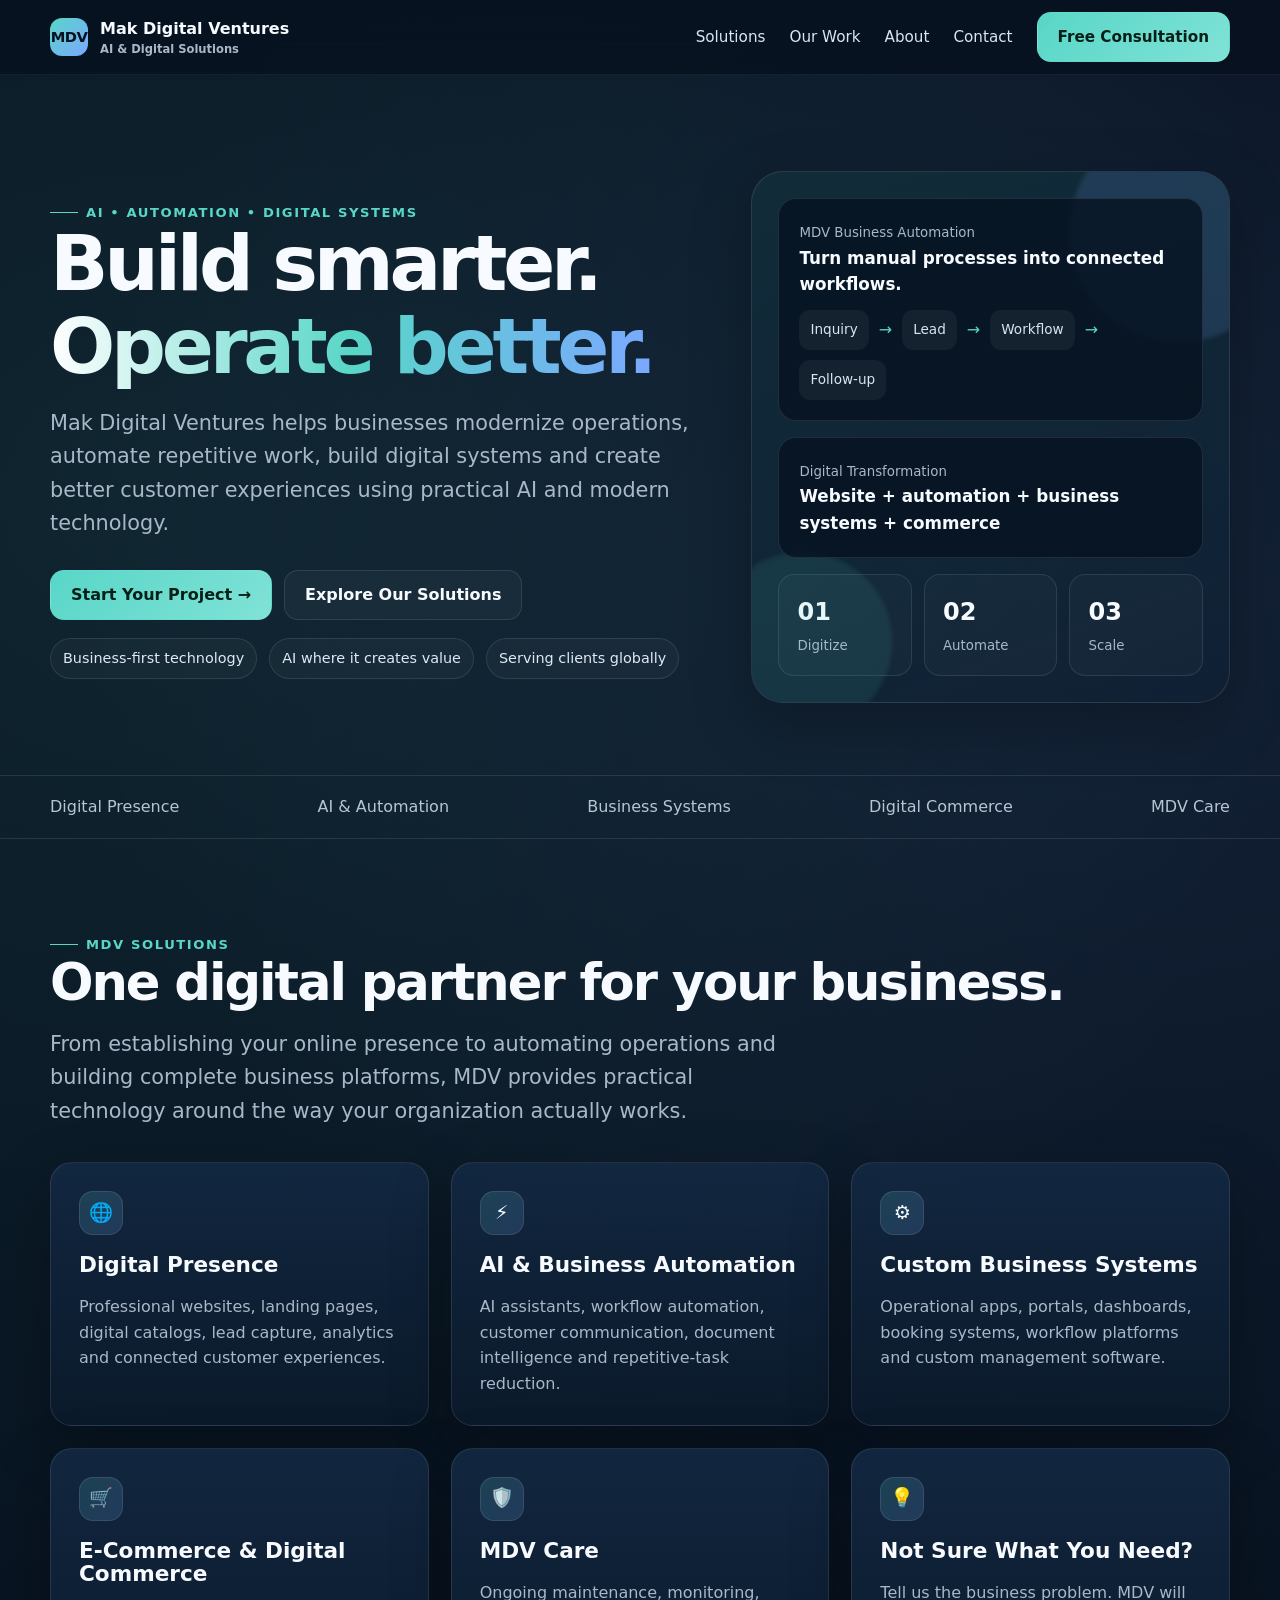
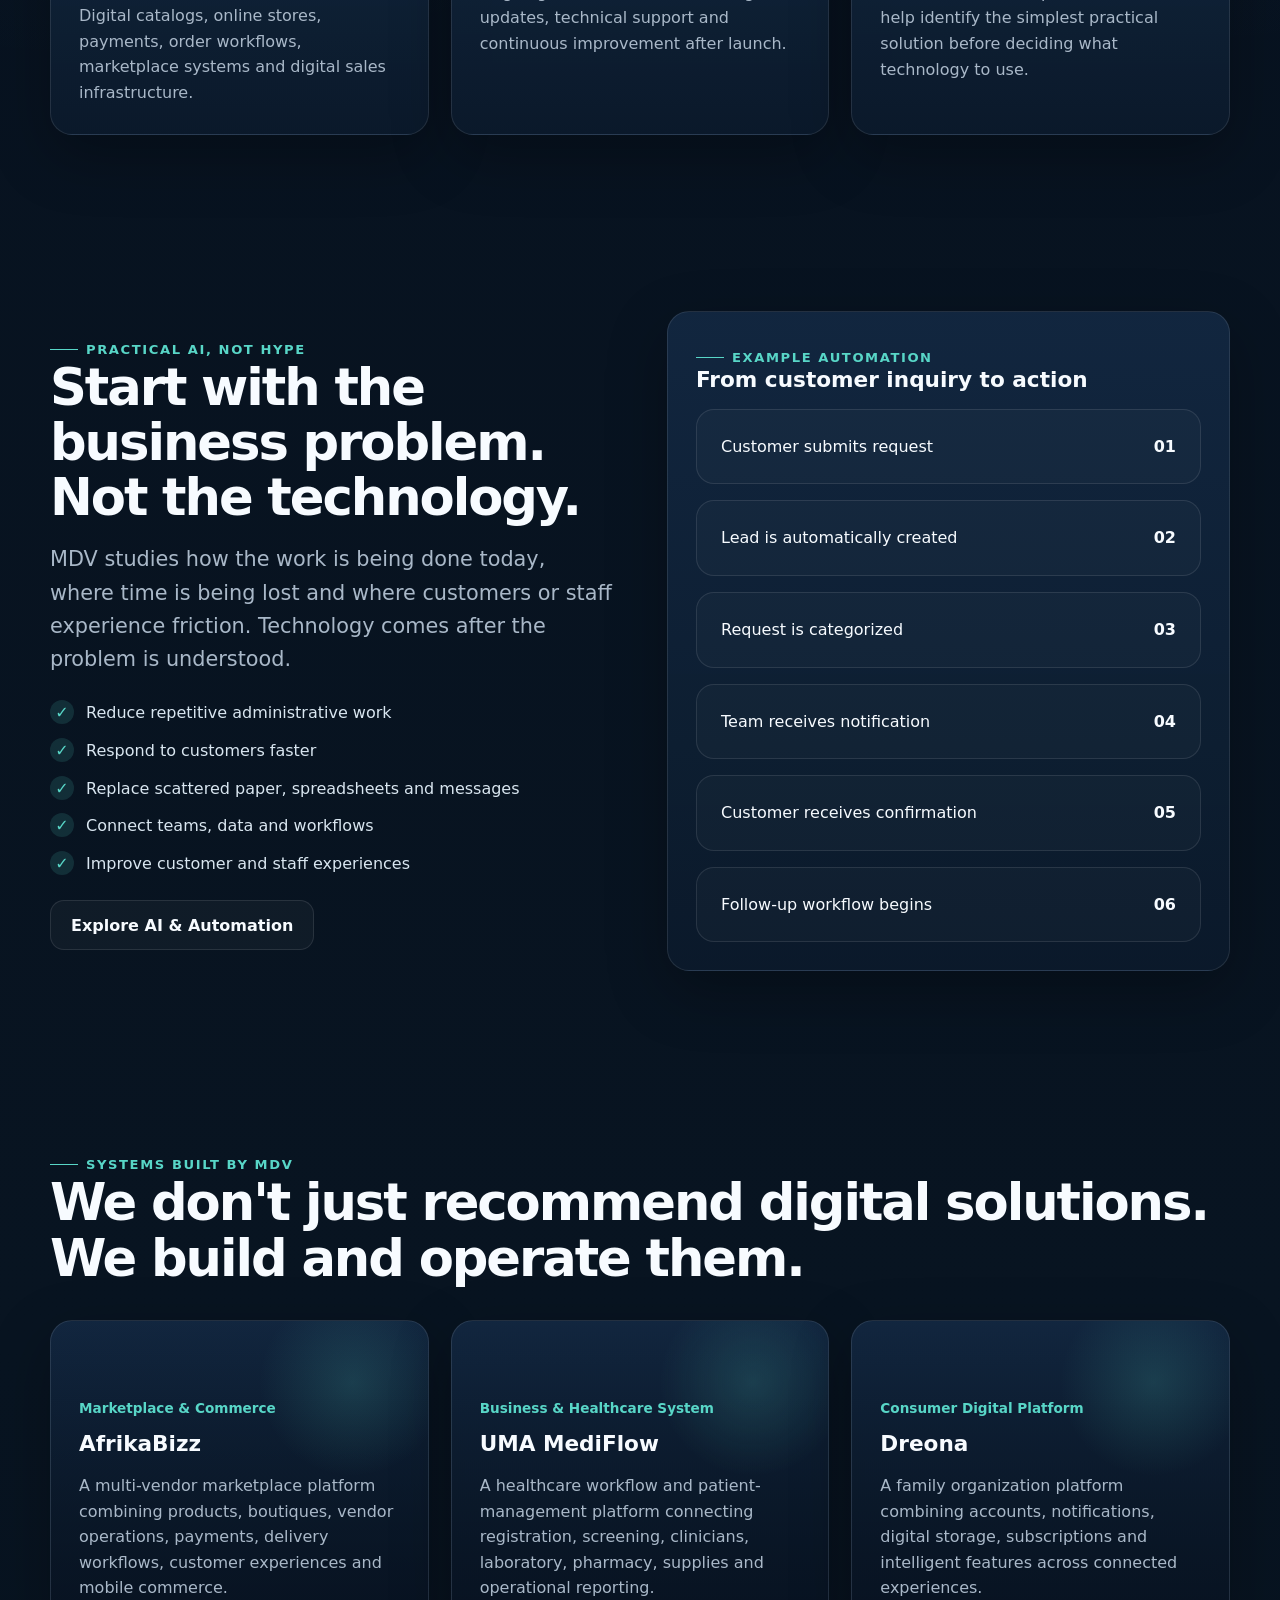
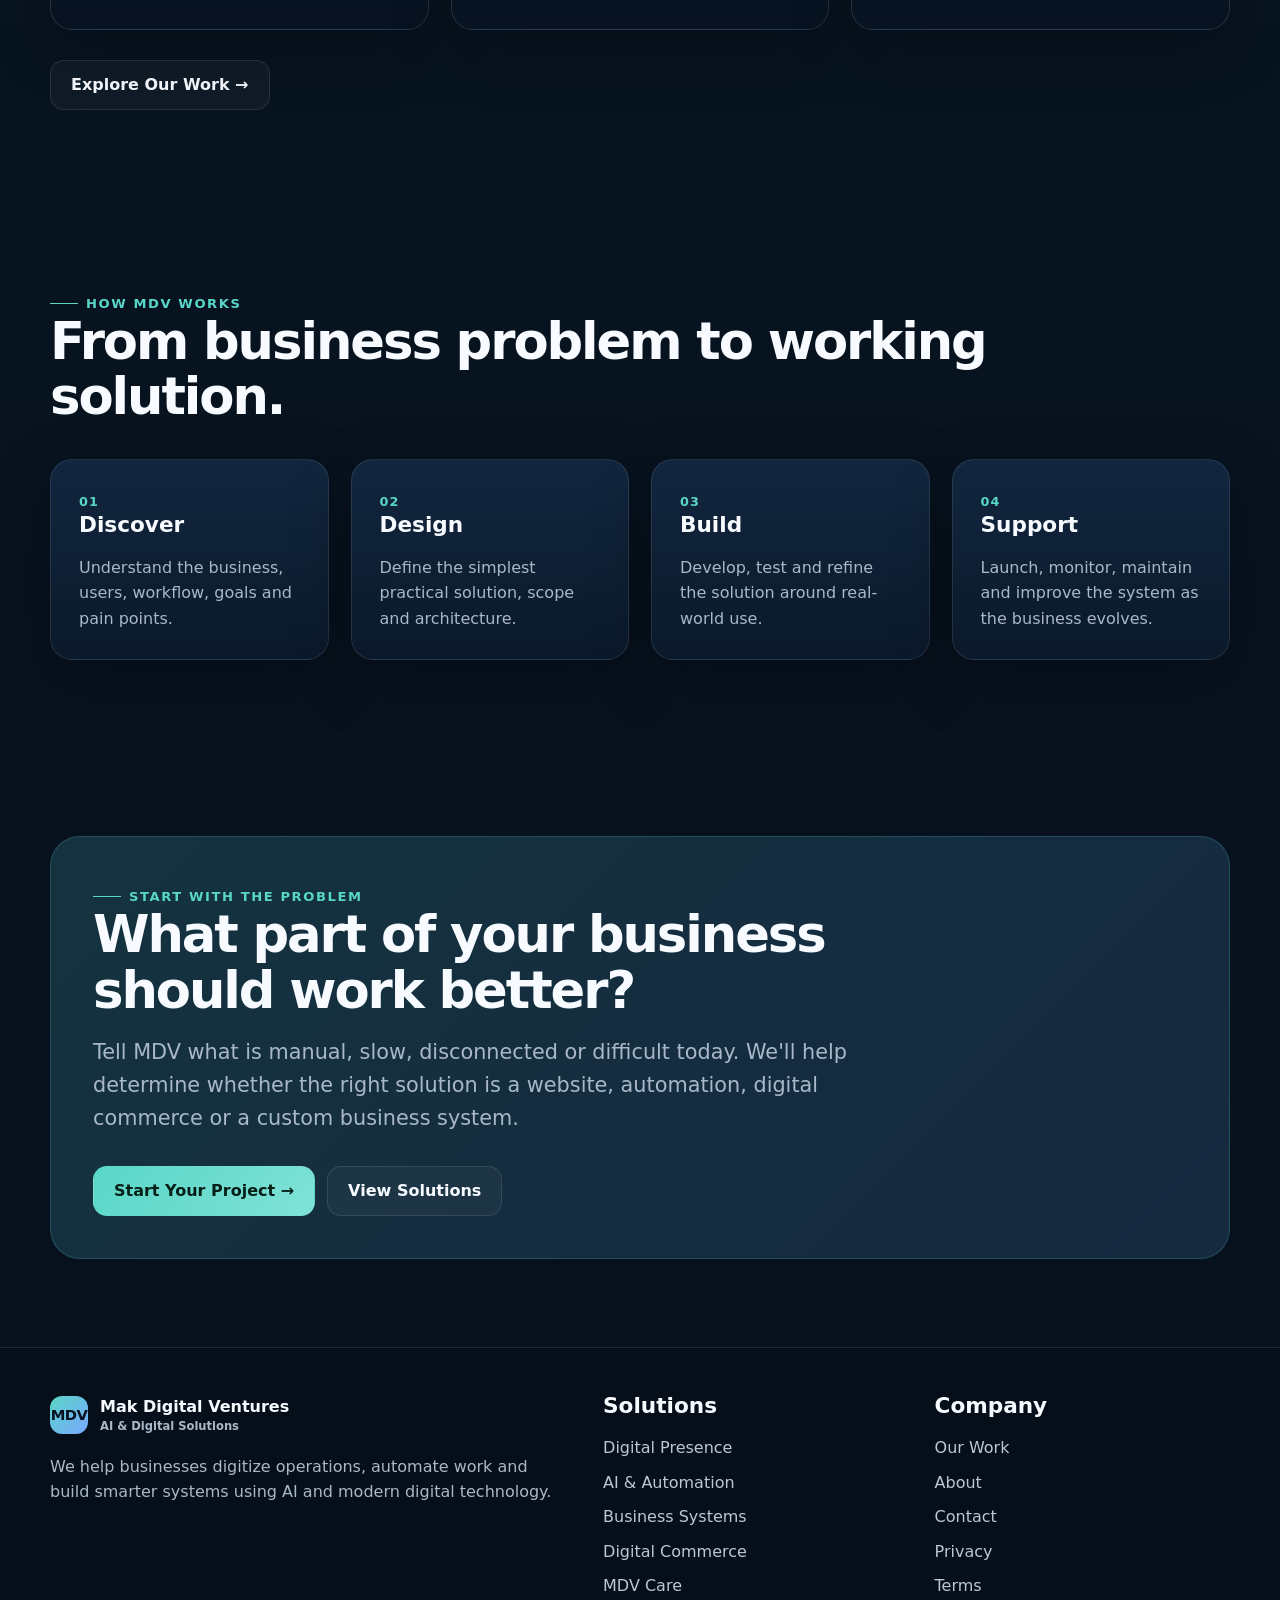
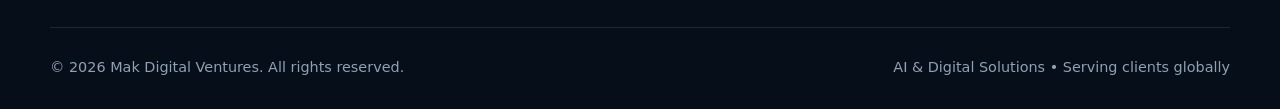
<file: index.html>
<!doctype html>
<html lang="en">
<head>
  <meta charset="utf-8">
  <meta name="viewport" content="width=device-width,initial-scale=1">

  <title>AI, Automation & Digital Solutions | Mak Digital Ventures</title>

  <meta
    name="description"
    content="Mak Digital Ventures helps businesses modernize with AI automation, custom business systems, professional websites, digital commerce and ongoing technology support."
  >

  <meta name="theme-color" content="#07111f">
  <link rel="stylesheet" href="styles.css">
</head>

<body>

<header>
  <div class="container nav">

    <a class="brand" href="index.html">
      <span class="brand-mark">MDV</span>
      <span>
        Mak Digital Ventures
        <small>AI & Digital Solutions</small>
      </span>
    </a>

    <button class="nav-toggle" aria-label="Open menu">☰</button>

    <nav class="nav-links">
      <a href="services.html">Solutions</a>
      <a href="portfolio.html">Our Work</a>
      <a href="about.html">About</a>
      <a href="contact.html">Contact</a>
      <a class="btn btn-primary" href="contact.html">
        Free Consultation
      </a>
    </nav>

  </div>
</header>


<main>

<!-- HERO -->
<section class="hero">
  <div class="container hero-wrap">

    <div>

      <div class="eyebrow">AI • Automation • Digital Systems</div>

      <h1>
        Build smarter.
        <span>Operate better.</span>
      </h1>

      <p class="lead">
        Mak Digital Ventures helps businesses modernize operations,
        automate repetitive work, build digital systems and create
        better customer experiences using practical AI and modern technology.
      </p>

      <div class="btn-row">
        <a class="btn btn-primary" href="contact.html">
          Start Your Project →
        </a>

        <a class="btn btn-secondary" href="services.html">
          Explore Our Solutions
        </a>
      </div>

      <div class="btn-row" style="margin-top:18px">
        <span class="pill">Business-first technology</span>
        <span class="pill">AI where it creates value</span>
        <span class="pill">Serving clients globally</span>
      </div>

    </div>


    <div
      class="hero-visual"
      aria-label="MDV business automation workflow"
    >

      <div class="mini-panel">

        <small class="muted">
          MDV Business Automation
        </small>

        <strong>
          Turn manual processes into connected workflows.
        </strong>

        <div class="flow">
          <span>Inquiry</span>
          <i>→</i>
          <span>Lead</span>
          <i>→</i>
          <span>Workflow</span>
          <i>→</i>
          <span>Follow-up</span>
        </div>

      </div>


      <div class="mini-panel">

        <small class="muted">
          Digital Transformation
        </small>

        <strong>
          Website + automation + business systems + commerce
        </strong>

      </div>


      <div class="stat-row">

        <div class="stat">
          <b>01</b>
          <small>Digitize</small>
        </div>

        <div class="stat">
          <b>02</b>
          <small>Automate</small>
        </div>

        <div class="stat">
          <b>03</b>
          <small>Scale</small>
        </div>

      </div>

    </div>

  </div>
</section>



<!-- SERVICE STRIP -->
<div class="logo-strip">
  <div class="container">
    <span>Digital Presence</span>
    <span>AI & Automation</span>
    <span>Business Systems</span>
    <span>Digital Commerce</span>
    <span>MDV Care</span>
  </div>
</div>



<!-- FIVE SERVICE LINES -->
<section class="section">

  <div class="container">

    <div class="eyebrow">
      MDV Solutions
    </div>

    <h2>
      One digital partner for your business.
    </h2>

    <p class="lead">
      From establishing your online presence to automating operations
      and building complete business platforms, MDV provides practical
      technology around the way your organization actually works.
    </p>


    <div class="grid grid-3" style="margin-top:34px">

      <a class="card" href="websites.html">

        <div class="icon">🌐</div>

        <h3>Digital Presence</h3>

        <p class="muted">
          Professional websites, landing pages, digital catalogs,
          lead capture, analytics and connected customer experiences.
        </p>

      </a>


      <a class="card" href="ai-automation.html">

        <div class="icon">⚡</div>

        <h3>AI & Business Automation</h3>

        <p class="muted">
          AI assistants, workflow automation, customer communication,
          document intelligence and repetitive-task reduction.
        </p>

      </a>


      <a class="card" href="business-systems.html">

        <div class="icon">⚙️</div>

        <h3>Custom Business Systems</h3>

        <p class="muted">
          Operational apps, portals, dashboards, booking systems,
          workflow platforms and custom management software.
        </p>

      </a>


      <a class="card" href="ecommerce.html">

        <div class="icon">🛒</div>

        <h3>E-Commerce & Digital Commerce</h3>

        <p class="muted">
          Digital catalogs, online stores, payments, order workflows,
          marketplace systems and digital sales infrastructure.
        </p>

      </a>


      <a class="card" href="services.html">

        <div class="icon">🛡️</div>

        <h3>MDV Care</h3>

        <p class="muted">
          Ongoing maintenance, monitoring, updates, technical support
          and continuous improvement after launch.
        </p>

      </a>


      <a class="card" href="contact.html">

        <div class="icon">💡</div>

        <h3>Not Sure What You Need?</h3>

        <p class="muted">
          Tell us the business problem. MDV will help identify the
          simplest practical solution before deciding what technology to use.
        </p>

      </a>

    </div>

  </div>

</section>



<!-- BUSINESS-FIRST -->
<section class="section">

  <div class="container split">

    <div>

      <div class="eyebrow">
        Practical AI, not hype
      </div>

      <h2>
        Start with the business problem.
        Not the technology.
      </h2>

      <p class="lead">
        MDV studies how the work is being done today,
        where time is being lost and where customers or staff
        experience friction. Technology comes after the problem is understood.
      </p>


      <div class="checks">

        <div class="check">
          Reduce repetitive administrative work
        </div>

        <div class="check">
          Respond to customers faster
        </div>

        <div class="check">
          Replace scattered paper, spreadsheets and messages
        </div>

        <div class="check">
          Connect teams, data and workflows
        </div>

        <div class="check">
          Improve customer and staff experiences
        </div>

      </div>


      <a
        class="btn btn-secondary"
        href="ai-automation.html"
      >
        Explore AI & Automation
      </a>

    </div>



    <div class="card">

      <div class="eyebrow">
        Example automation
      </div>

      <h3>
        From customer inquiry to action
      </h3>


      <div class="service-list">

        <div class="service-row">
          <span>Customer submits request</span>
          <b>01</b>
        </div>

        <div class="service-row">
          <span>Lead is automatically created</span>
          <b>02</b>
        </div>

        <div class="service-row">
          <span>Request is categorized</span>
          <b>03</b>
        </div>

        <div class="service-row">
          <span>Team receives notification</span>
          <b>04</b>
        </div>

        <div class="service-row">
          <span>Customer receives confirmation</span>
          <b>05</b>
        </div>

        <div class="service-row">
          <span>Follow-up workflow begins</span>
          <b>06</b>
        </div>

      </div>

    </div>

  </div>

</section>



<!-- REAL PRODUCTS -->
<section class="section">

  <div class="container">

    <div class="eyebrow">
      Systems built by MDV
    </div>

    <h2>
      We don't just recommend digital solutions.
      We build and operate them.
    </h2>


    <div
      class="grid grid-3"
      style="margin-top:34px"
    >


      <div class="card case">

        <span class="tag">
          Marketplace & Commerce
        </span>

        <h3>AfrikaBizz</h3>

        <p class="muted">
          A multi-vendor marketplace platform combining products,
          boutiques, vendor operations, payments, delivery workflows,
          customer experiences and mobile commerce.
        </p>

      </div>



      <div class="card case">

        <span class="tag">
          Business & Healthcare System
        </span>

        <h3>UMA MediFlow</h3>

        <p class="muted">
          A healthcare workflow and patient-management platform
          connecting registration, screening, clinicians, laboratory,
          pharmacy, supplies and operational reporting.
        </p>

      </div>



      <div class="card case">

        <span class="tag">
          Consumer Digital Platform
        </span>

        <h3>Dreona</h3>

        <p class="muted">
          A family organization platform combining accounts,
          notifications, digital storage, subscriptions and intelligent
          features across connected experiences.
        </p>

      </div>

    </div>


    <div class="btn-row">

      <a
        class="btn btn-secondary"
        href="portfolio.html"
      >
        Explore Our Work →
      </a>

    </div>

  </div>

</section>



<!-- HOW WE WORK -->
<section class="section">

  <div class="container">

    <div class="eyebrow">
      How MDV works
    </div>

    <h2>
      From business problem to working solution.
    </h2>


    <div
      class="grid grid-4 process"
      style="margin-top:34px"
    >


      <div class="card">

        <h3>Discover</h3>

        <p class="muted">
          Understand the business, users, workflow,
          goals and pain points.
        </p>

      </div>



      <div class="card">

        <h3>Design</h3>

        <p class="muted">
          Define the simplest practical solution,
          scope and architecture.
        </p>

      </div>



      <div class="card">

        <h3>Build</h3>

        <p class="muted">
          Develop, test and refine the solution
          around real-world use.
        </p>

      </div>



      <div class="card">

        <h3>Support</h3>

        <p class="muted">
          Launch, monitor, maintain and improve
          the system as the business evolves.
        </p>

      </div>

    </div>

  </div>

</section>



<!-- FINAL CTA -->
<section class="section">

  <div class="container cta">

    <div class="eyebrow">
      Start with the problem
    </div>

    <h2>
      What part of your business should work better?
    </h2>

    <p class="lead">
      Tell MDV what is manual, slow, disconnected or difficult today.
      We'll help determine whether the right solution is a website,
      automation, digital commerce or a custom business system.
    </p>


    <div class="btn-row">

      <a
        class="btn btn-primary"
        href="contact.html"
      >
        Start Your Project →
      </a>

      <a
        class="btn btn-secondary"
        href="services.html"
      >
        View Solutions
      </a>

    </div>

  </div>

</section>

</main>



<footer>

  <div class="container">

    <div class="footer-grid">


      <div>

        <a class="brand" href="index.html">

          <span class="brand-mark">MDV</span>

          <span>
            Mak Digital Ventures
            <small>AI & Digital Solutions</small>
          </span>

        </a>


        <p
          class="muted"
          style="margin-top:18px;max-width:520px"
        >
          We help businesses digitize operations,
          automate work and build smarter systems
          using AI and modern digital technology.
        </p>

      </div>



      <div>

        <h3>Solutions</h3>

        <div class="footer-links">

          <a href="websites.html">
            Digital Presence
          </a>

          <a href="ai-automation.html">
            AI & Automation
          </a>

          <a href="business-systems.html">
            Business Systems
          </a>

          <a href="ecommerce.html">
            Digital Commerce
          </a>

          <a href="services.html">
            MDV Care
          </a>

        </div>

      </div>



      <div>

        <h3>Company</h3>

        <div class="footer-links">

          <a href="portfolio.html">
            Our Work
          </a>

          <a href="about.html">
            About
          </a>

          <a href="contact.html">
            Contact
          </a>

          <a href="privacy.html">
            Privacy
          </a>

          <a href="terms.html">
            Terms
          </a>

        </div>

      </div>

    </div>


    <div class="footer-bottom">

      <span>
        © 2026 Mak Digital Ventures. All rights reserved.
      </span>

      <span>
        AI & Digital Solutions • Serving clients globally
      </span>

    </div>

  </div>

</footer>


<script src="script.js?v=2"></script>

</body>
</html>
</file>
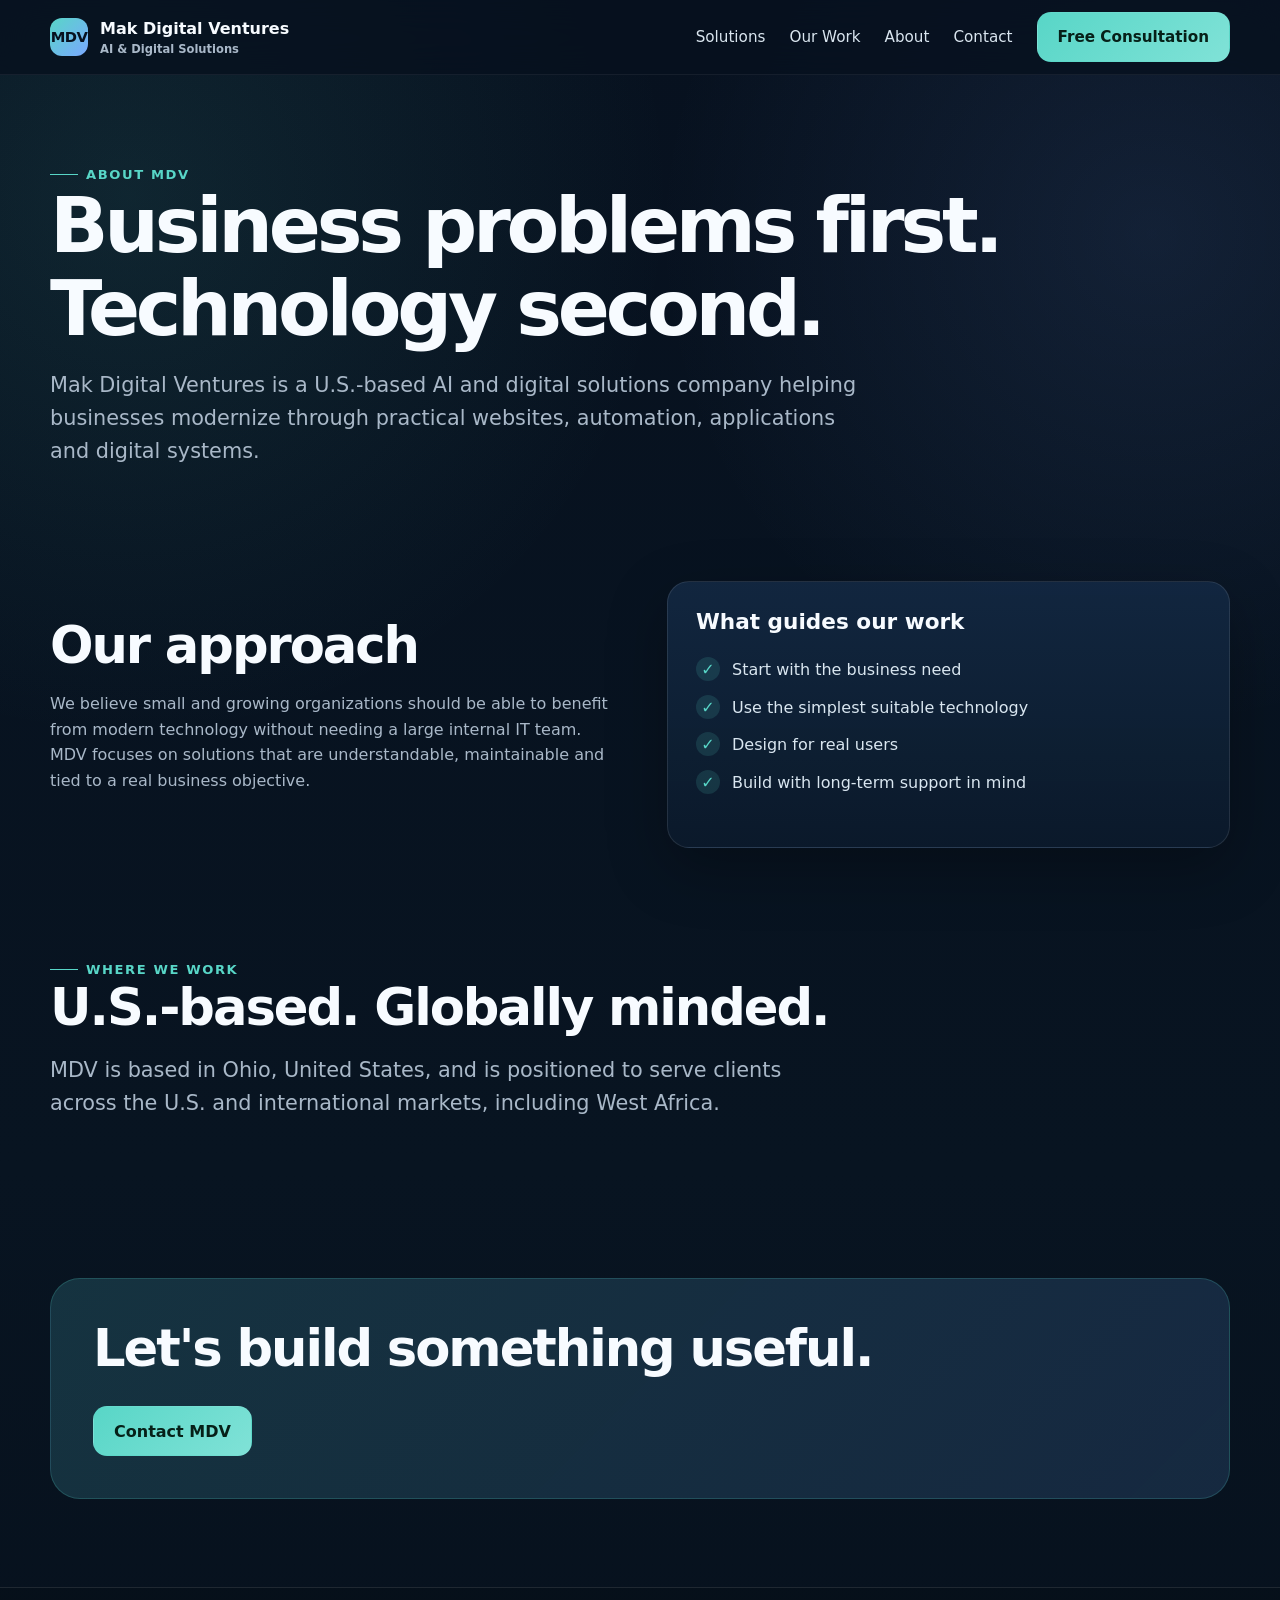
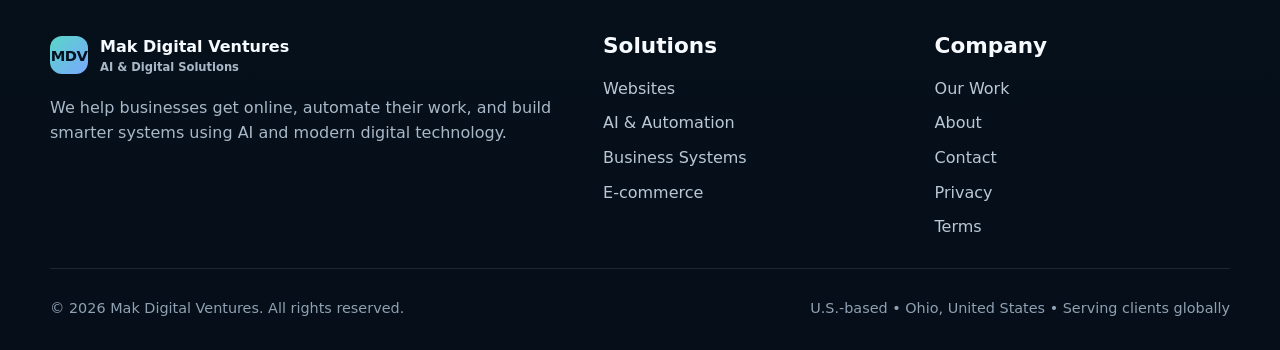
<file: about.html>
<!doctype html>
<html lang="en">
<head>
  <meta charset="utf-8">
  <meta name="viewport" content="width=device-width,initial-scale=1">
  <title>About | Mak Digital Ventures</title>
  <meta name="description" content="Mak Digital Ventures — AI & Digital Solutions">
  <meta name="theme-color" content="#07111f">
  <link rel="stylesheet" href="styles.css">
</head>
<body>

<header>
  <div class="container nav">
    <a class="brand" href="index.html">
      <span class="brand-mark">MDV</span>
      <span>Mak Digital Ventures<small>AI & Digital Solutions</small></span>
    </a>
    <button class="nav-toggle" aria-label="Open menu">☰</button>
    <nav class="nav-links">
      <a href="services.html">Solutions</a>
      <a href="portfolio.html">Our Work</a>
      <a href="about.html">About</a>
      <a href="contact.html">Contact</a>
      <a class="btn btn-primary" href="contact.html">Free Consultation</a>
    </nav>
  </div>
</header>


<main>
<section class="page-hero"><div class="container">
  <div class="eyebrow">About MDV</div>
  <h1>Business problems first. Technology second.</h1>
  <p class="lead">Mak Digital Ventures is a U.S.-based AI and digital solutions company helping businesses modernize through practical websites, automation, applications and digital systems.</p>
</div></section>
<section class="section-sm"><div class="container split">
  <div><h2>Our approach</h2><p class="muted">We believe small and growing organizations should be able to benefit from modern technology without needing a large internal IT team. MDV focuses on solutions that are understandable, maintainable and tied to a real business objective.</p></div>
  <div class="card"><h3>What guides our work</h3><div class="checks"><div class="check">Start with the business need</div><div class="check">Use the simplest suitable technology</div><div class="check">Design for real users</div><div class="check">Build with long-term support in mind</div></div></div>
</div></section>
<section class="section-sm"><div class="container">
  <div class="eyebrow">Where we work</div><h2>U.S.-based. Globally minded.</h2>
  <p class="lead">MDV is based in Ohio, United States, and is positioned to serve clients across the U.S. and international markets, including West Africa.</p>
</div></section>
<section class="section"><div class="container cta"><h2>Let's build something useful.</h2><div class="btn-row"><a class="btn btn-primary" href="contact.html">Contact MDV</a></div></div></section>
</main>


<footer>
  <div class="container">
    <div class="footer-grid">
      <div>
        <a class="brand" href="index.html">
          <span class="brand-mark">MDV</span>
          <span>Mak Digital Ventures<small>AI & Digital Solutions</small></span>
        </a>
        <p class="muted" style="margin-top:18px;max-width:520px">
          We help businesses get online, automate their work, and build smarter systems using AI and modern digital technology.
        </p>
      </div>
      <div>
        <h3>Solutions</h3>
        <div class="footer-links">
          <a href="websites.html">Websites</a>
          <a href="ai-automation.html">AI & Automation</a>
          <a href="business-systems.html">Business Systems</a>
          <a href="ecommerce.html">E-commerce</a>
        </div>
      </div>
      <div>
        <h3>Company</h3>
        <div class="footer-links">
          <a href="portfolio.html">Our Work</a>
          <a href="about.html">About</a>
          <a href="contact.html">Contact</a>
          <a href="privacy.html">Privacy</a>
          <a href="terms.html">Terms</a>
        </div>
      </div>
    </div>
    <div class="footer-bottom">
      <span>© 2026 Mak Digital Ventures. All rights reserved.</span>
      <span>U.S.-based • Ohio, United States • Serving clients globally</span>
    </div>
  </div>
</footer>

<script src="script.js"></script>
</body>
</html>
</file>
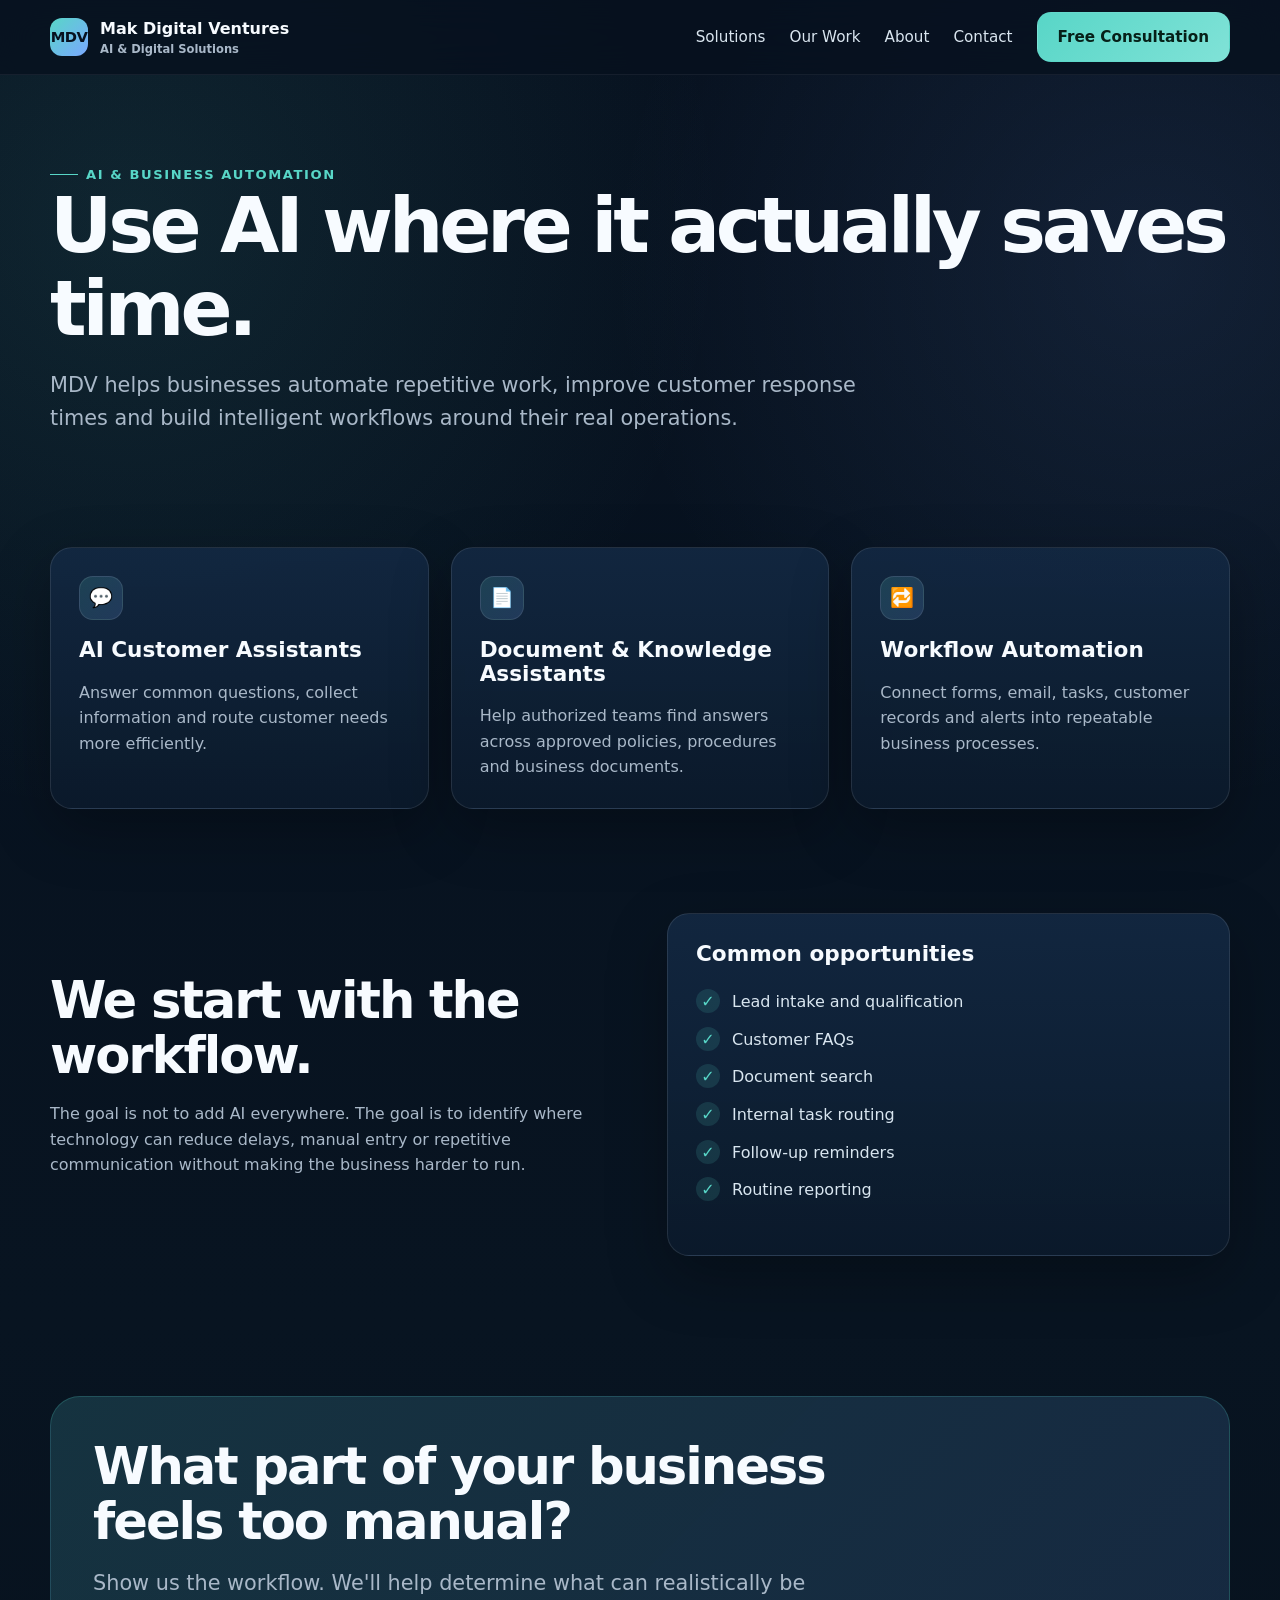
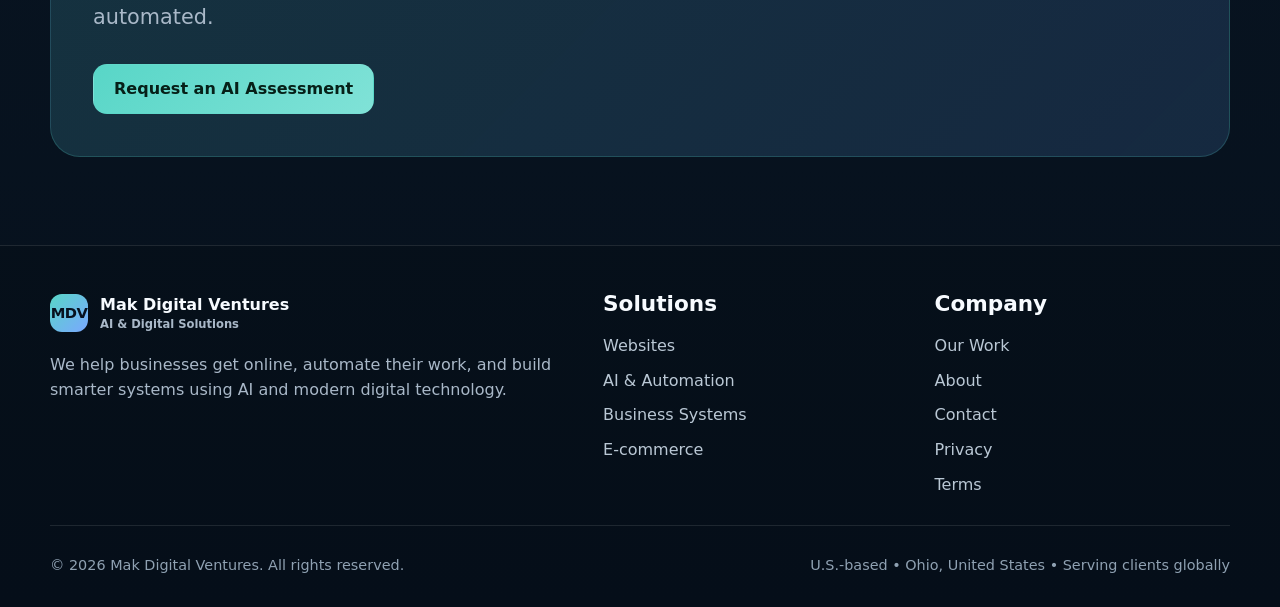
<file: ai-automation.html>
<!doctype html>
<html lang="en">
<head>
  <meta charset="utf-8">
  <meta name="viewport" content="width=device-width,initial-scale=1">
  <title>AI & Business Automation | Mak Digital Ventures</title>
  <meta name="description" content="Mak Digital Ventures — AI & Digital Solutions">
  <meta name="theme-color" content="#07111f">
  <link rel="stylesheet" href="styles.css">
</head>
<body>

<header>
  <div class="container nav">
    <a class="brand" href="index.html">
      <span class="brand-mark">MDV</span>
      <span>Mak Digital Ventures<small>AI & Digital Solutions</small></span>
    </a>
    <button class="nav-toggle" aria-label="Open menu">☰</button>
    <nav class="nav-links">
      <a href="services.html">Solutions</a>
      <a href="portfolio.html">Our Work</a>
      <a href="about.html">About</a>
      <a href="contact.html">Contact</a>
      <a class="btn btn-primary" href="contact.html">Free Consultation</a>
    </nav>
  </div>
</header>


<main>
<section class="page-hero"><div class="container">
  <div class="eyebrow">AI & Business Automation</div>
  <h1>Use AI where it actually saves time.</h1>
  <p class="lead">MDV helps businesses automate repetitive work, improve customer response times and build intelligent workflows around their real operations.</p>
</div></section>
<section class="section-sm"><div class="container grid grid-3">
  <div class="card"><div class="icon">💬</div><h3>AI Customer Assistants</h3><p class="muted">Answer common questions, collect information and route customer needs more efficiently.</p></div>
  <div class="card"><div class="icon">📄</div><h3>Document & Knowledge Assistants</h3><p class="muted">Help authorized teams find answers across approved policies, procedures and business documents.</p></div>
  <div class="card"><div class="icon">🔁</div><h3>Workflow Automation</h3><p class="muted">Connect forms, email, tasks, customer records and alerts into repeatable business processes.</p></div>
</div></section>
<section class="section-sm"><div class="container split">
  <div><h2>We start with the workflow.</h2><p class="muted">The goal is not to add AI everywhere. The goal is to identify where technology can reduce delays, manual entry or repetitive communication without making the business harder to run.</p></div>
  <div class="card"><h3>Common opportunities</h3><div class="checks"><div class="check">Lead intake and qualification</div><div class="check">Customer FAQs</div><div class="check">Document search</div><div class="check">Internal task routing</div><div class="check">Follow-up reminders</div><div class="check">Routine reporting</div></div></div>
</div></section>
<section class="section"><div class="container cta"><h2>What part of your business feels too manual?</h2><p class="lead">Show us the workflow. We'll help determine what can realistically be automated.</p><div class="btn-row"><a class="btn btn-primary" href="contact.html">Request an AI Assessment</a></div></div></section>
</main>


<footer>
  <div class="container">
    <div class="footer-grid">
      <div>
        <a class="brand" href="index.html">
          <span class="brand-mark">MDV</span>
          <span>Mak Digital Ventures<small>AI & Digital Solutions</small></span>
        </a>
        <p class="muted" style="margin-top:18px;max-width:520px">
          We help businesses get online, automate their work, and build smarter systems using AI and modern digital technology.
        </p>
      </div>
      <div>
        <h3>Solutions</h3>
        <div class="footer-links">
          <a href="websites.html">Websites</a>
          <a href="ai-automation.html">AI & Automation</a>
          <a href="business-systems.html">Business Systems</a>
          <a href="ecommerce.html">E-commerce</a>
        </div>
      </div>
      <div>
        <h3>Company</h3>
        <div class="footer-links">
          <a href="portfolio.html">Our Work</a>
          <a href="about.html">About</a>
          <a href="contact.html">Contact</a>
          <a href="privacy.html">Privacy</a>
          <a href="terms.html">Terms</a>
        </div>
      </div>
    </div>
    <div class="footer-bottom">
      <span>© 2026 Mak Digital Ventures. All rights reserved.</span>
      <span>U.S.-based • Ohio, United States • Serving clients globally</span>
    </div>
  </div>
</footer>

<script src="script.js"></script>
</body>
</html>
</file>
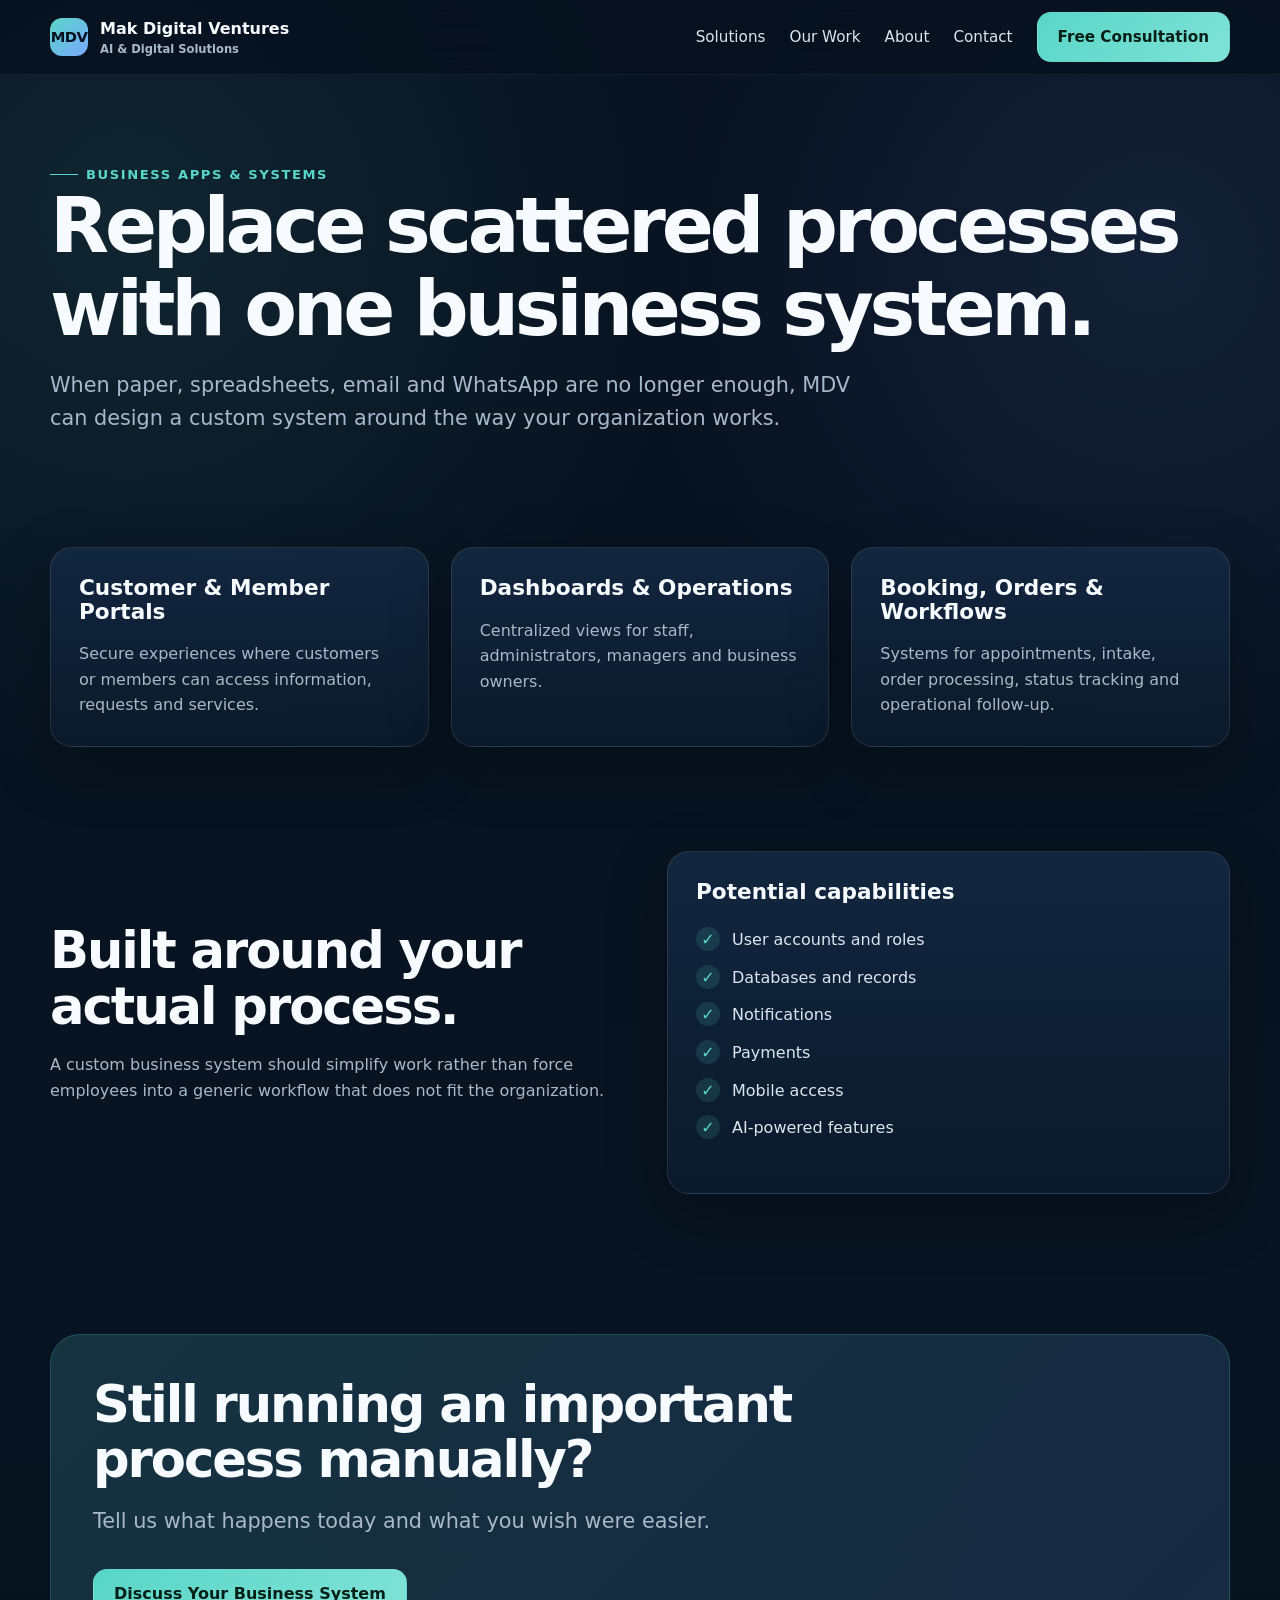
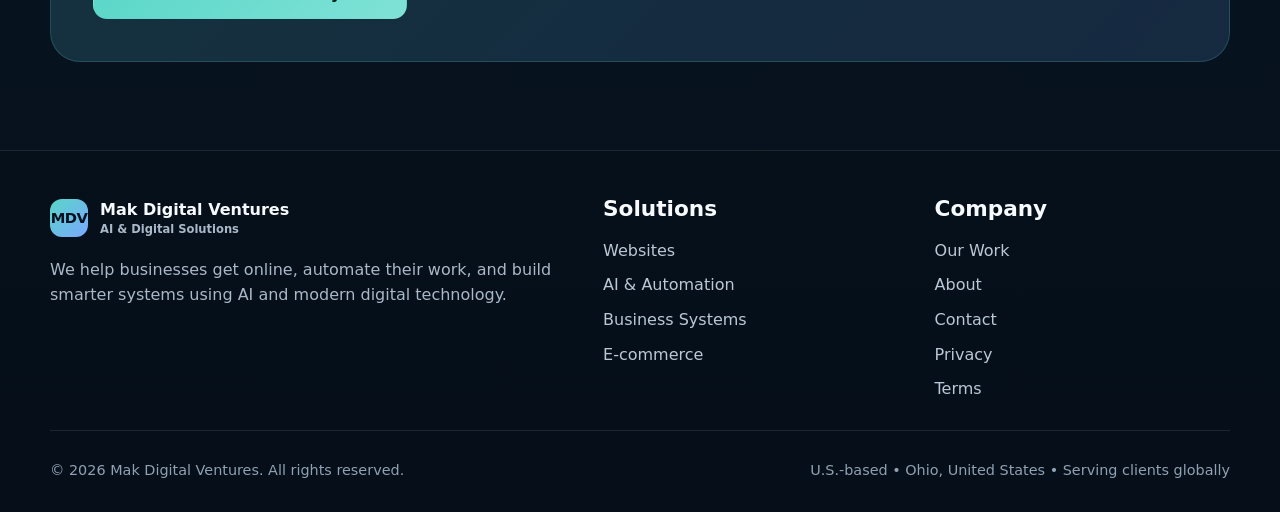
<file: business-systems.html>
<!doctype html>
<html lang="en">
<head>
  <meta charset="utf-8">
  <meta name="viewport" content="width=device-width,initial-scale=1">
  <title>Business Apps & Systems | Mak Digital Ventures</title>
  <meta name="description" content="Mak Digital Ventures — AI & Digital Solutions">
  <meta name="theme-color" content="#07111f">
  <link rel="stylesheet" href="styles.css">
</head>
<body>

<header>
  <div class="container nav">
    <a class="brand" href="index.html">
      <span class="brand-mark">MDV</span>
      <span>Mak Digital Ventures<small>AI & Digital Solutions</small></span>
    </a>
    <button class="nav-toggle" aria-label="Open menu">☰</button>
    <nav class="nav-links">
      <a href="services.html">Solutions</a>
      <a href="portfolio.html">Our Work</a>
      <a href="about.html">About</a>
      <a href="contact.html">Contact</a>
      <a class="btn btn-primary" href="contact.html">Free Consultation</a>
    </nav>
  </div>
</header>


<main>
<section class="page-hero"><div class="container">
  <div class="eyebrow">Business Apps & Systems</div>
  <h1>Replace scattered processes with one business system.</h1>
  <p class="lead">When paper, spreadsheets, email and WhatsApp are no longer enough, MDV can design a custom system around the way your organization works.</p>
</div></section>
<section class="section-sm"><div class="container grid grid-3">
  <div class="card"><h3>Customer & Member Portals</h3><p class="muted">Secure experiences where customers or members can access information, requests and services.</p></div>
  <div class="card"><h3>Dashboards & Operations</h3><p class="muted">Centralized views for staff, administrators, managers and business owners.</p></div>
  <div class="card"><h3>Booking, Orders & Workflows</h3><p class="muted">Systems for appointments, intake, order processing, status tracking and operational follow-up.</p></div>
</div></section>
<section class="section-sm"><div class="container split">
  <div><h2>Built around your actual process.</h2><p class="muted">A custom business system should simplify work rather than force employees into a generic workflow that does not fit the organization.</p></div>
  <div class="card"><h3>Potential capabilities</h3><div class="checks"><div class="check">User accounts and roles</div><div class="check">Databases and records</div><div class="check">Notifications</div><div class="check">Payments</div><div class="check">Mobile access</div><div class="check">AI-powered features</div></div></div>
</div></section>
<section class="section"><div class="container cta"><h2>Still running an important process manually?</h2><p class="lead">Tell us what happens today and what you wish were easier.</p><div class="btn-row"><a class="btn btn-primary" href="contact.html">Discuss Your Business System</a></div></div></section>
</main>


<footer>
  <div class="container">
    <div class="footer-grid">
      <div>
        <a class="brand" href="index.html">
          <span class="brand-mark">MDV</span>
          <span>Mak Digital Ventures<small>AI & Digital Solutions</small></span>
        </a>
        <p class="muted" style="margin-top:18px;max-width:520px">
          We help businesses get online, automate their work, and build smarter systems using AI and modern digital technology.
        </p>
      </div>
      <div>
        <h3>Solutions</h3>
        <div class="footer-links">
          <a href="websites.html">Websites</a>
          <a href="ai-automation.html">AI & Automation</a>
          <a href="business-systems.html">Business Systems</a>
          <a href="ecommerce.html">E-commerce</a>
        </div>
      </div>
      <div>
        <h3>Company</h3>
        <div class="footer-links">
          <a href="portfolio.html">Our Work</a>
          <a href="about.html">About</a>
          <a href="contact.html">Contact</a>
          <a href="privacy.html">Privacy</a>
          <a href="terms.html">Terms</a>
        </div>
      </div>
    </div>
    <div class="footer-bottom">
      <span>© 2026 Mak Digital Ventures. All rights reserved.</span>
      <span>U.S.-based • Ohio, United States • Serving clients globally</span>
    </div>
  </div>
</footer>

<script src="script.js"></script>
</body>
</html>
</file>
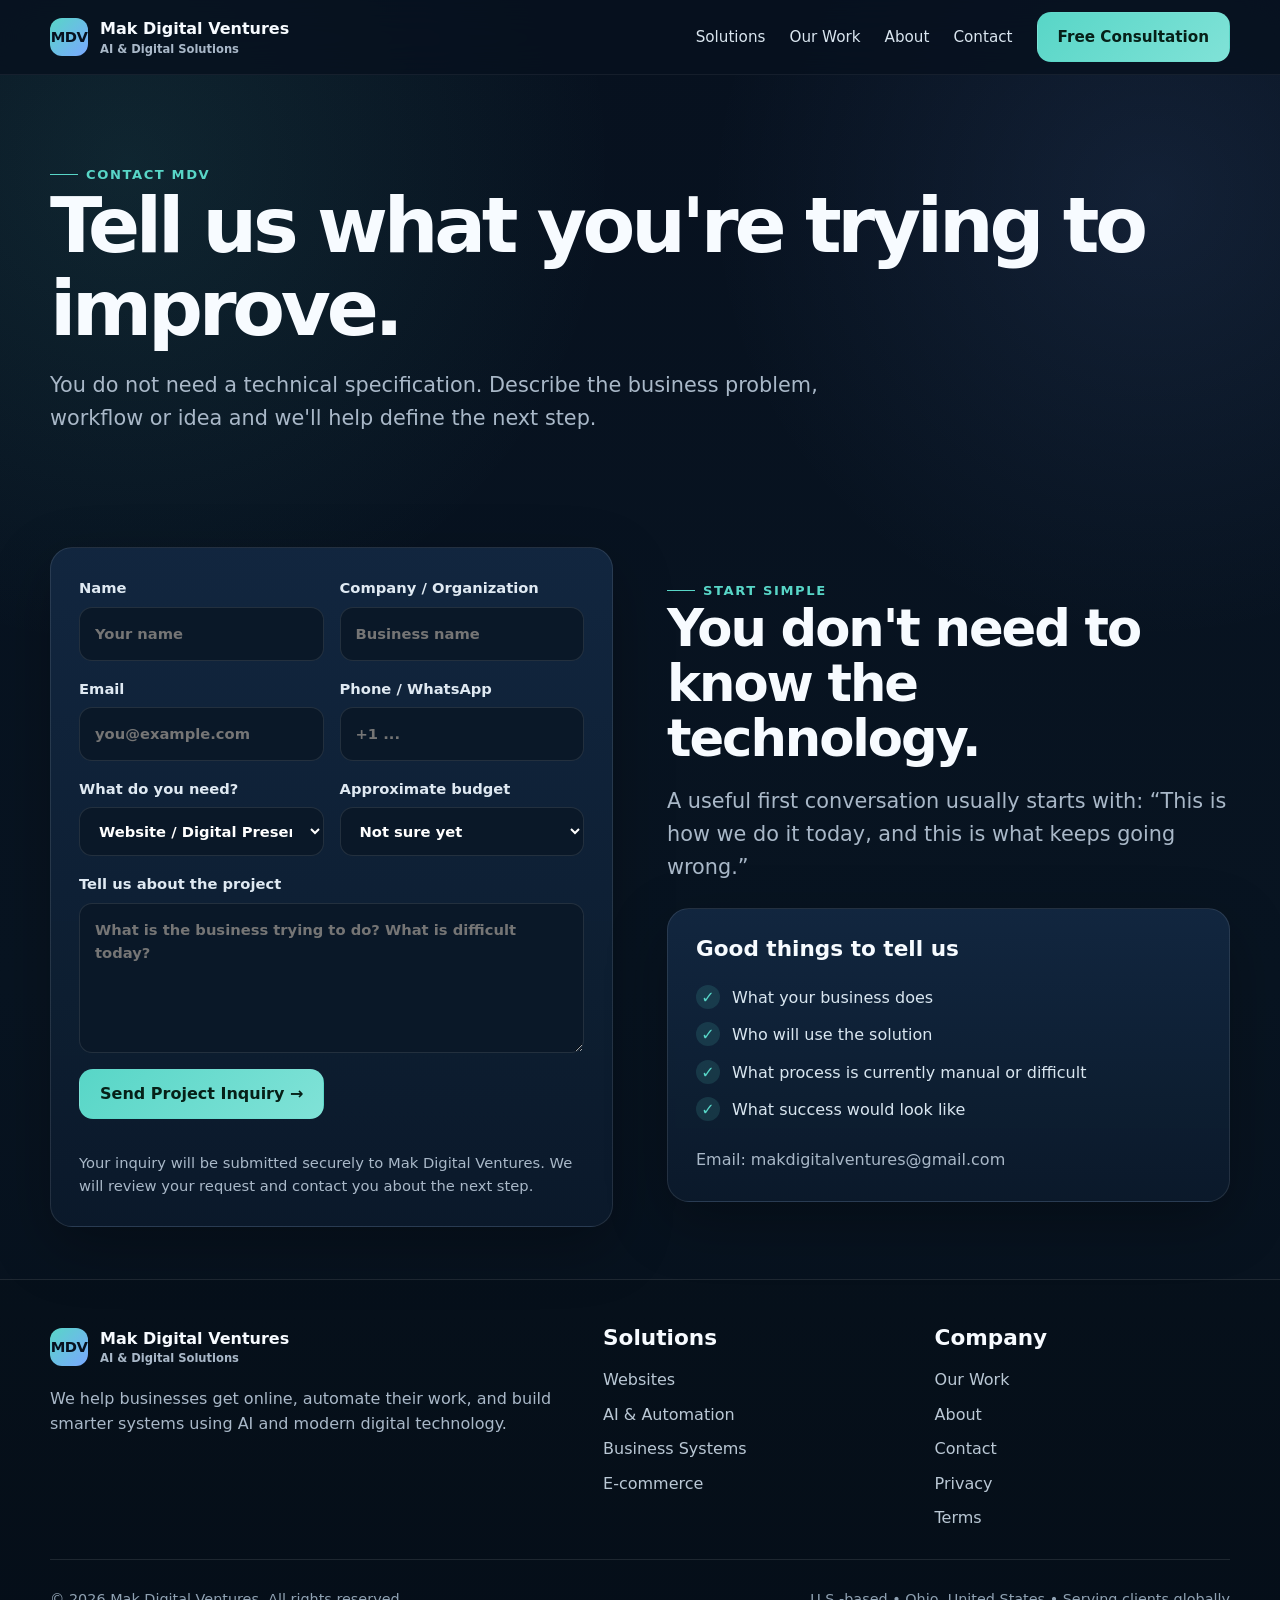
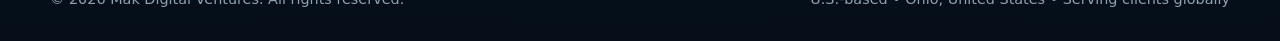
<file: contact.html>
<!doctype html>
<html lang="en">
<head>
  <meta charset="utf-8">
  <meta name="viewport" content="width=device-width,initial-scale=1">
  <title>Contact | Mak Digital Ventures</title>
  <meta name="description" content="Mak Digital Ventures — AI & Digital Solutions">
  <meta name="theme-color" content="#07111f">
  <link rel="stylesheet" href="styles.css">
</head>
<body>

<header>
  <div class="container nav">
    <a class="brand" href="index.html">
      <span class="brand-mark">MDV</span>
      <span>Mak Digital Ventures<small>AI & Digital Solutions</small></span>
    </a>
    <button class="nav-toggle" aria-label="Open menu">☰</button>
    <nav class="nav-links">
      <a href="services.html">Solutions</a>
      <a href="portfolio.html">Our Work</a>
      <a href="about.html">About</a>
      <a href="contact.html">Contact</a>
      <a class="btn btn-primary" href="contact.html">Free Consultation</a>
    </nav>
  </div>
</header>


<main>
<section class="page-hero"><div class="container">
  <div class="eyebrow">Contact MDV</div>
  <h1>Tell us what you're trying to improve.</h1>
  <p class="lead">You do not need a technical specification. Describe the business problem, workflow or idea and we'll help define the next step.</p>
</div></section>
<section class="section-sm"><div class="container split">
  <form class="card form" id="quoteForm">
    <label>Name<input required name="name" type="text" placeholder="Your name"></label>
    <label>Company / Organization<input name="company" type="text" placeholder="Business name"></label>
    <label>Email<input required name="email" type="email" placeholder="you@example.com"></label>
    <label>Phone / WhatsApp<input name="phone" type="text" placeholder="+1 ..."></label>
    <label>What do you need?
      <select name="service">
        <option>Website / Digital Presence</option>
        <option>AI & Automation</option>
        <option>Business App / System</option>
        <option>E-commerce / Digital Sales</option>
        <option>Product Content / Image Makeover</option>
        <option>Not sure yet</option>
      </select>
    </label>
    <label>Approximate budget
      <select name="budget">
        <option>Not sure yet</option>
        <option>Under $1,000</option>
        <option>$1,000–$2,500</option>
        <option>$2,500–$5,000</option>
        <option>$5,000+</option>
      </select>
    </label>
    <label class="full">Tell us about the project<textarea required name="message" placeholder="What is the business trying to do? What is difficult today?"></textarea></label>
    <div class="full">
      <button class="btn btn-primary" type="submit">Send Project Inquiry →</button>
    </div>
    <p class="full small muted">
  Your inquiry will be submitted securely to Mak Digital Ventures. We will review your request and contact you about the next step.
</p>
  </form>
  <div>
    <div class="eyebrow">Start simple</div>
    <h2>You don't need to know the technology.</h2>
    <p class="lead">A useful first conversation usually starts with: “This is how we do it today, and this is what keeps going wrong.”</p>
    <div class="card" style="margin-top:24px">
      <h3>Good things to tell us</h3>
      <div class="checks">
        <div class="check">What your business does</div>
        <div class="check">Who will use the solution</div>
        <div class="check">What process is currently manual or difficult</div>
        <div class="check">What success would look like</div>
      </div>
      <p class="muted">Email: makdigitalventures@gmail.com</p>
    </div>
  </div>
</div></section>
</main>


<footer>
  <div class="container">
    <div class="footer-grid">
      <div>
        <a class="brand" href="index.html">
          <span class="brand-mark">MDV</span>
          <span>Mak Digital Ventures<small>AI & Digital Solutions</small></span>
        </a>
        <p class="muted" style="margin-top:18px;max-width:520px">
          We help businesses get online, automate their work, and build smarter systems using AI and modern digital technology.
        </p>
      </div>
      <div>
        <h3>Solutions</h3>
        <div class="footer-links">
          <a href="websites.html">Websites</a>
          <a href="ai-automation.html">AI & Automation</a>
          <a href="business-systems.html">Business Systems</a>
          <a href="ecommerce.html">E-commerce</a>
        </div>
      </div>
      <div>
        <h3>Company</h3>
        <div class="footer-links">
          <a href="portfolio.html">Our Work</a>
          <a href="about.html">About</a>
          <a href="contact.html">Contact</a>
          <a href="privacy.html">Privacy</a>
          <a href="terms.html">Terms</a>
        </div>
      </div>
    </div>
    <div class="footer-bottom">
      <span>© 2026 Mak Digital Ventures. All rights reserved.</span>
      <span>U.S.-based • Ohio, United States • Serving clients globally</span>
    </div>
  </div>
</footer>

<script src="script.js?v=2"></script>
</body>
</html>
</file>
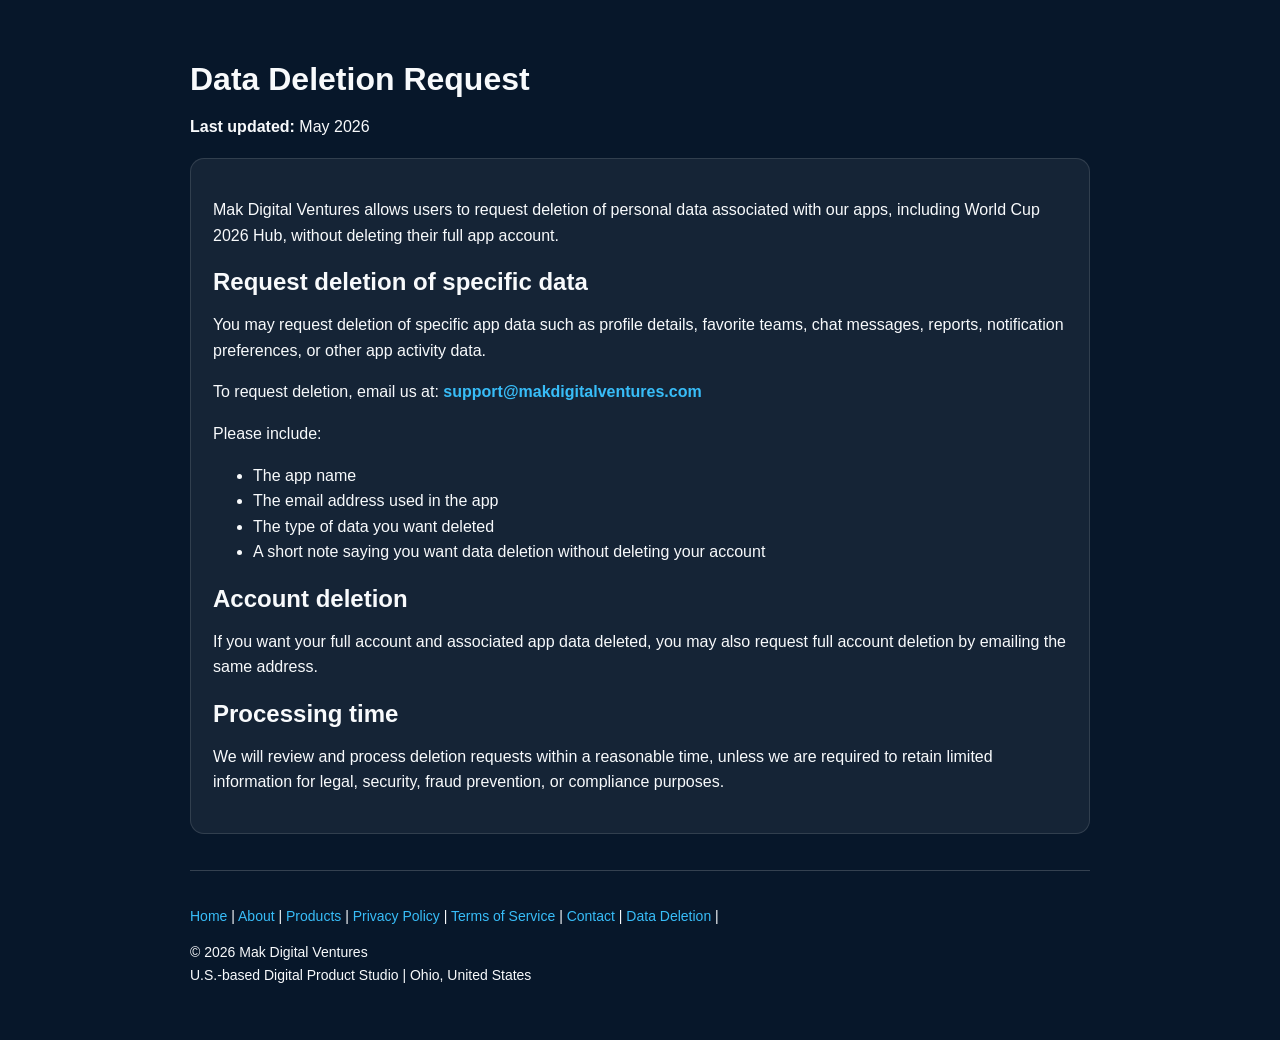
<file: data-deletion.html>
<!DOCTYPE html>
<html lang="en">
<head>
  <meta charset="UTF-8" />
  <meta name="viewport" content="width=device-width, initial-scale=1.0" />
  <title>Data Deletion Request | Mak Digital Ventures</title>
  <style>
    body { font-family: Arial, Helvetica, sans-serif; margin: 0; padding: 0; background:#07172a; color:#f8fafc; }
    .wrap { max-width: 900px; margin: 0 auto; padding: 40px 20px; }
    h1, h2 { margin-bottom: 12px; }
    p, li { line-height: 1.6; }
    a { color:#38bdf8; text-decoration:none; }
    .card { background: rgba(255,255,255,0.06); border: 1px solid rgba(255,255,255,0.12); border-radius: 14px; padding: 22px; margin-top: 18px; }
    footer { margin-top: 36px; padding-top: 20px; border-top: 1px solid rgba(255,255,255,0.18); font-size: 14px; }
  </style>
</head>
<body>
  <div class="wrap">
    <h1>Data Deletion Request</h1>
    <p><strong>Last updated:</strong> May 2026</p>

    <div class="card">
      <p>
        Mak Digital Ventures allows users to request deletion of personal data associated with our apps,
        including World Cup 2026 Hub, without deleting their full app account.
      </p>

      <h2>Request deletion of specific data</h2>
      <p>
        You may request deletion of specific app data such as profile details, favorite teams,
        chat messages, reports, notification preferences, or other app activity data.
      </p>

      <p>
        To request deletion, email us at:
        <strong><a href="mailto:support@makdigitalventures.com">support@makdigitalventures.com</a></strong>
      </p>

      <p>Please include:</p>
      <ul>
        <li>The app name</li>
        <li>The email address used in the app</li>
        <li>The type of data you want deleted</li>
        <li>A short note saying you want data deletion without deleting your account</li>
      </ul>

      <h2>Account deletion</h2>
      <p>
        If you want your full account and associated app data deleted, you may also request full account deletion
        by emailing the same address.
      </p>

      <h2>Processing time</h2>
      <p>
        We will review and process deletion requests within a reasonable time, unless we are required to retain
        limited information for legal, security, fraud prevention, or compliance purposes.
      </p>
    </div>

    <footer>
      <p>
        <a href="index.html">Home</a> |
        <a href="about.html">About</a> |
        <a href="products.html">Products</a> |
        <a href="privacy.html">Privacy Policy</a> |
        <a href="terms.html">Terms of Service</a> |
        <a href="contact.html">Contact</a> |
        <a href="data-deletion.html">Data Deletion</a> |
      </p>
      <p>© 2026 Mak Digital Ventures<br />U.S.-based Digital Product Studio | Ohio, United States</p>
    </footer>
  </div>
</body>
</html>
</file>
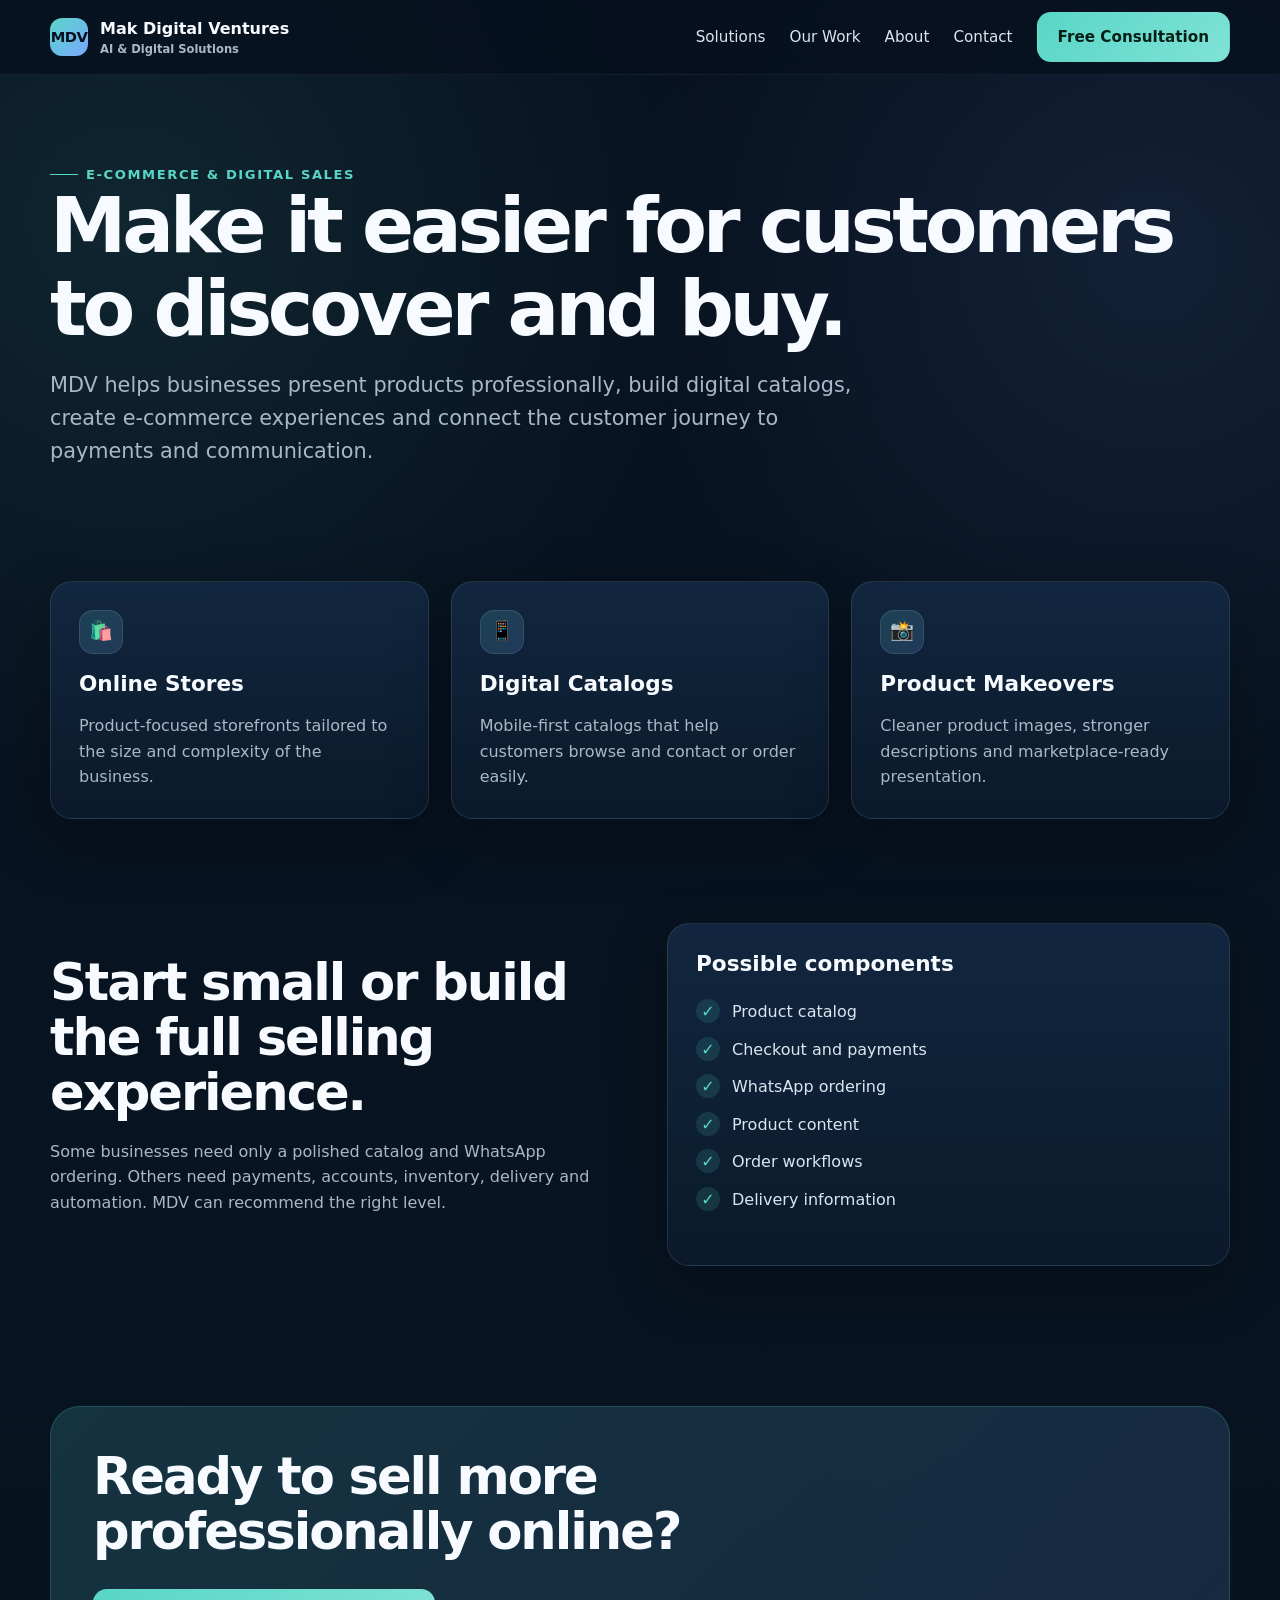
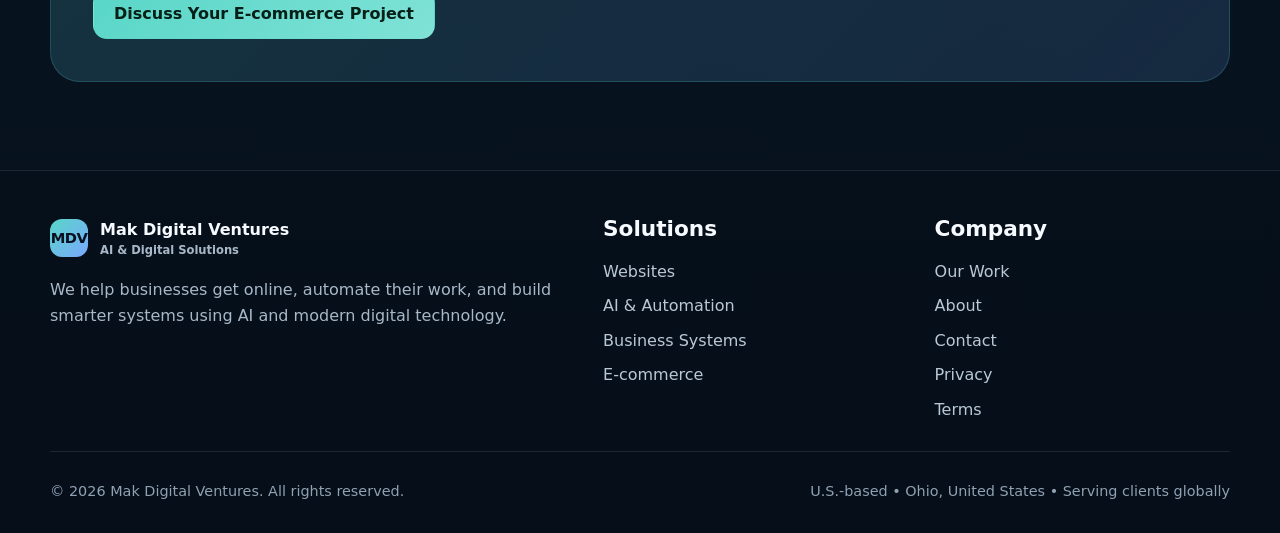
<file: ecommerce.html>
<!doctype html>
<html lang="en">
<head>
  <meta charset="utf-8">
  <meta name="viewport" content="width=device-width,initial-scale=1">
  <title>E-commerce & Digital Sales | Mak Digital Ventures</title>
  <meta name="description" content="Mak Digital Ventures — AI & Digital Solutions">
  <meta name="theme-color" content="#07111f">
  <link rel="stylesheet" href="styles.css">
</head>
<body>

<header>
  <div class="container nav">
    <a class="brand" href="index.html">
      <span class="brand-mark">MDV</span>
      <span>Mak Digital Ventures<small>AI & Digital Solutions</small></span>
    </a>
    <button class="nav-toggle" aria-label="Open menu">☰</button>
    <nav class="nav-links">
      <a href="services.html">Solutions</a>
      <a href="portfolio.html">Our Work</a>
      <a href="about.html">About</a>
      <a href="contact.html">Contact</a>
      <a class="btn btn-primary" href="contact.html">Free Consultation</a>
    </nav>
  </div>
</header>


<main>
<section class="page-hero"><div class="container">
  <div class="eyebrow">E-commerce & Digital Sales</div>
  <h1>Make it easier for customers to discover and buy.</h1>
  <p class="lead">MDV helps businesses present products professionally, build digital catalogs, create e-commerce experiences and connect the customer journey to payments and communication.</p>
</div></section>
<section class="section-sm"><div class="container grid grid-3">
  <div class="card"><div class="icon">🛍️</div><h3>Online Stores</h3><p class="muted">Product-focused storefronts tailored to the size and complexity of the business.</p></div>
  <div class="card"><div class="icon">📱</div><h3>Digital Catalogs</h3><p class="muted">Mobile-first catalogs that help customers browse and contact or order easily.</p></div>
  <div class="card"><div class="icon">📸</div><h3>Product Makeovers</h3><p class="muted">Cleaner product images, stronger descriptions and marketplace-ready presentation.</p></div>
</div></section>
<section class="section-sm"><div class="container split">
  <div><h2>Start small or build the full selling experience.</h2><p class="muted">Some businesses need only a polished catalog and WhatsApp ordering. Others need payments, accounts, inventory, delivery and automation. MDV can recommend the right level.</p></div>
  <div class="card"><h3>Possible components</h3><div class="checks"><div class="check">Product catalog</div><div class="check">Checkout and payments</div><div class="check">WhatsApp ordering</div><div class="check">Product content</div><div class="check">Order workflows</div><div class="check">Delivery information</div></div></div>
</div></section>
<section class="section"><div class="container cta"><h2>Ready to sell more professionally online?</h2><div class="btn-row"><a class="btn btn-primary" href="contact.html">Discuss Your E-commerce Project</a></div></div></section>
</main>


<footer>
  <div class="container">
    <div class="footer-grid">
      <div>
        <a class="brand" href="index.html">
          <span class="brand-mark">MDV</span>
          <span>Mak Digital Ventures<small>AI & Digital Solutions</small></span>
        </a>
        <p class="muted" style="margin-top:18px;max-width:520px">
          We help businesses get online, automate their work, and build smarter systems using AI and modern digital technology.
        </p>
      </div>
      <div>
        <h3>Solutions</h3>
        <div class="footer-links">
          <a href="websites.html">Websites</a>
          <a href="ai-automation.html">AI & Automation</a>
          <a href="business-systems.html">Business Systems</a>
          <a href="ecommerce.html">E-commerce</a>
        </div>
      </div>
      <div>
        <h3>Company</h3>
        <div class="footer-links">
          <a href="portfolio.html">Our Work</a>
          <a href="about.html">About</a>
          <a href="contact.html">Contact</a>
          <a href="privacy.html">Privacy</a>
          <a href="terms.html">Terms</a>
        </div>
      </div>
    </div>
    <div class="footer-bottom">
      <span>© 2026 Mak Digital Ventures. All rights reserved.</span>
      <span>U.S.-based • Ohio, United States • Serving clients globally</span>
    </div>
  </div>
</footer>

<script src="script.js"></script>
</body>
</html>
</file>
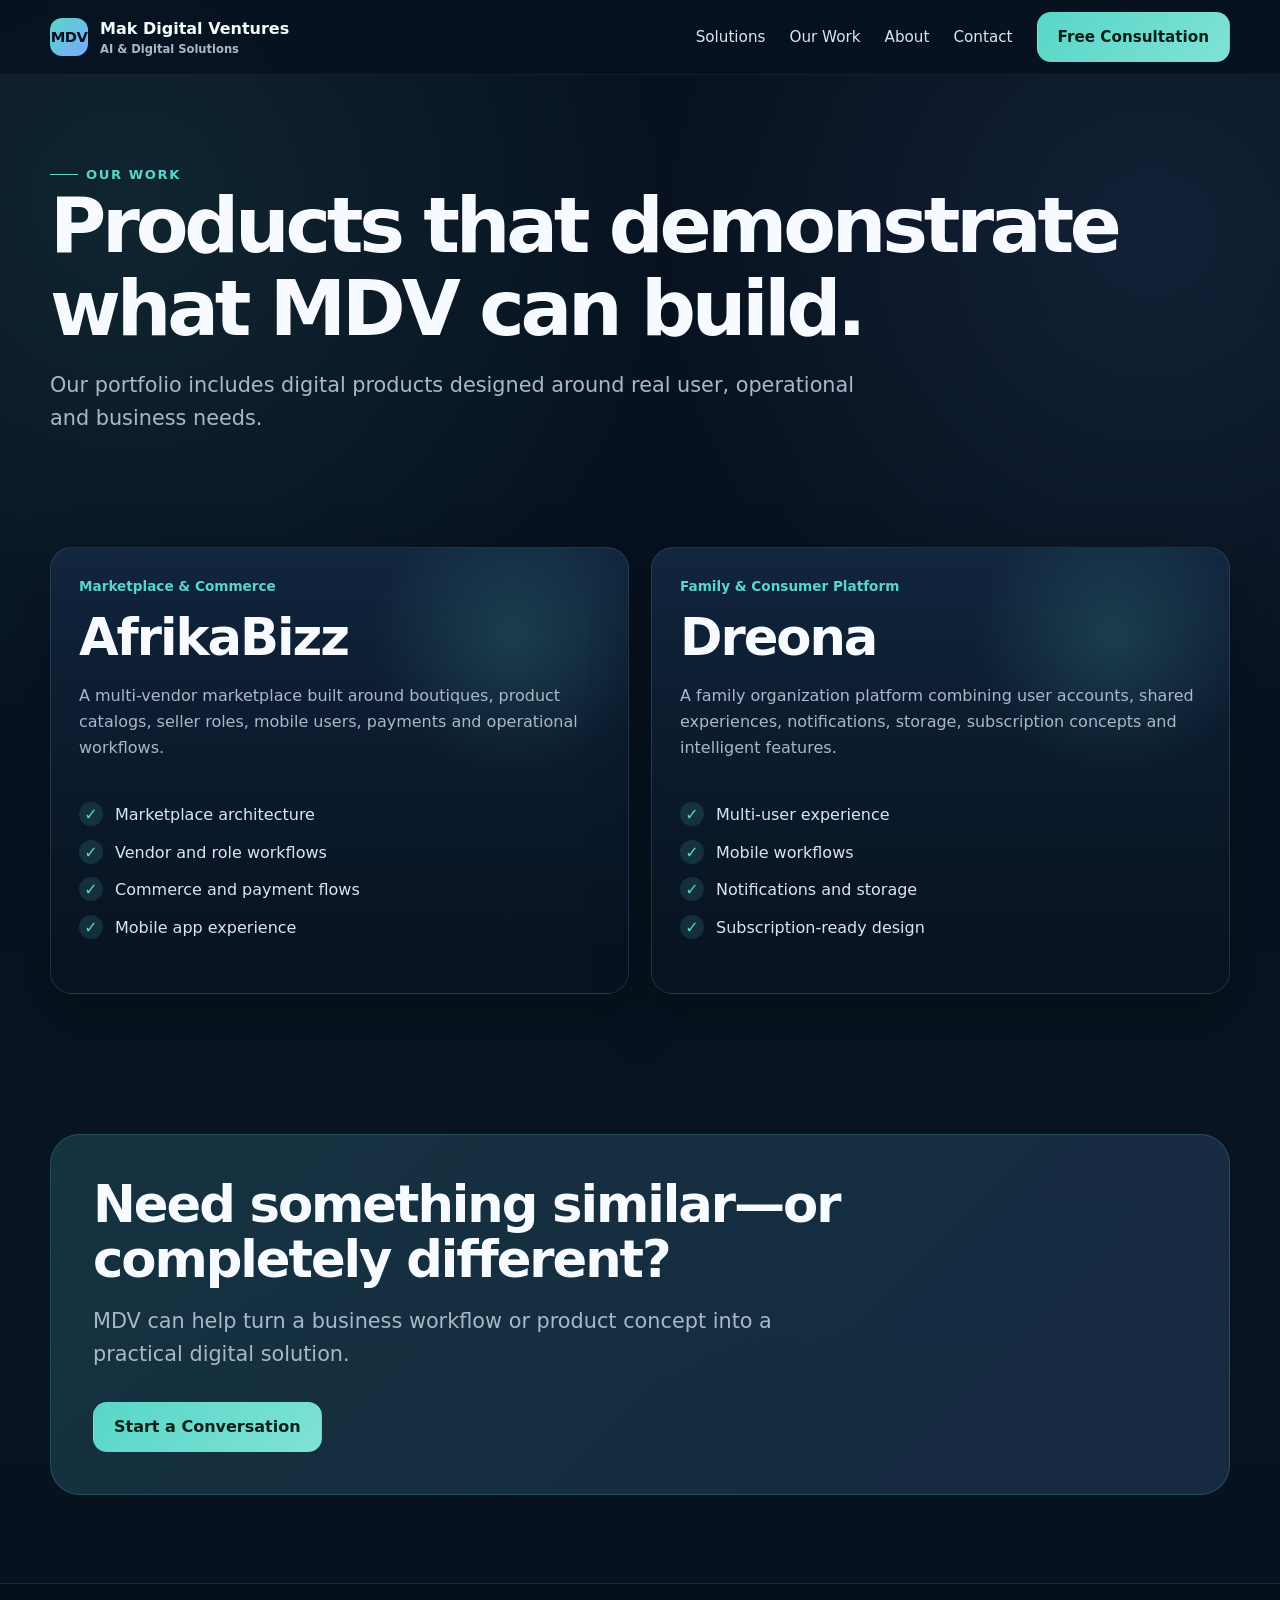
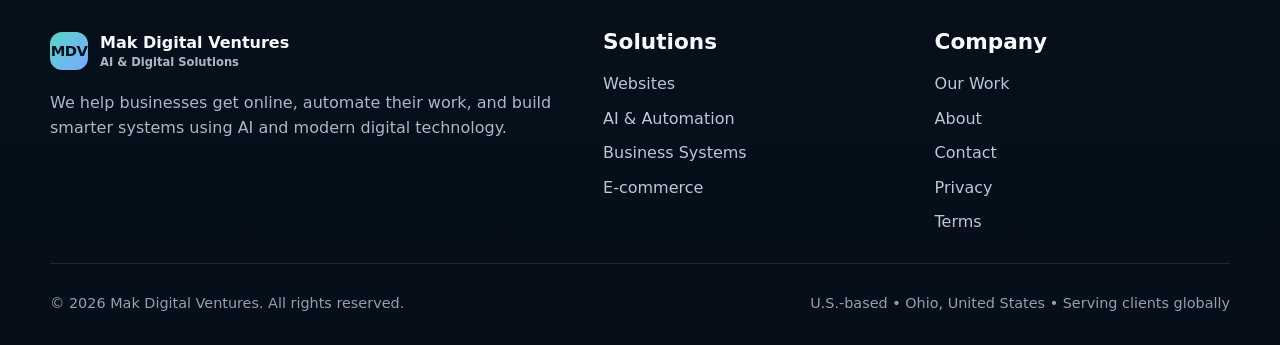
<file: portfolio.html>
<!doctype html>
<html lang="en">
<head>
  <meta charset="utf-8">
  <meta name="viewport" content="width=device-width,initial-scale=1">
  <title>Our Work | Mak Digital Ventures</title>
  <meta name="description" content="Mak Digital Ventures — AI & Digital Solutions">
  <meta name="theme-color" content="#07111f">
  <link rel="stylesheet" href="styles.css">
</head>
<body>

<header>
  <div class="container nav">
    <a class="brand" href="index.html">
      <span class="brand-mark">MDV</span>
      <span>Mak Digital Ventures<small>AI & Digital Solutions</small></span>
    </a>
    <button class="nav-toggle" aria-label="Open menu">☰</button>
    <nav class="nav-links">
      <a href="services.html">Solutions</a>
      <a href="portfolio.html">Our Work</a>
      <a href="about.html">About</a>
      <a href="contact.html">Contact</a>
      <a class="btn btn-primary" href="contact.html">Free Consultation</a>
    </nav>
  </div>
</header>


<main>
<section class="page-hero"><div class="container">
  <div class="eyebrow">Our Work</div>
  <h1>Products that demonstrate what MDV can build.</h1>
  <p class="lead">Our portfolio includes digital products designed around real user, operational and business needs.</p>
</div></section>
<section class="section-sm"><div class="container grid grid-2">
  <div class="card case">
    <span class="tag">Marketplace & Commerce</span><h2>AfrikaBizz</h2>
    <p class="muted">A multi-vendor marketplace built around boutiques, product catalogs, seller roles, mobile users, payments and operational workflows.</p>
    <div class="checks"><div class="check">Marketplace architecture</div><div class="check">Vendor and role workflows</div><div class="check">Commerce and payment flows</div><div class="check">Mobile app experience</div></div>
  </div>
  <div class="card case">
    <span class="tag">Family & Consumer Platform</span><h2>Dreona</h2>
    <p class="muted">A family organization platform combining user accounts, shared experiences, notifications, storage, subscription concepts and intelligent features.</p>
    <div class="checks"><div class="check">Multi-user experience</div><div class="check">Mobile workflows</div><div class="check">Notifications and storage</div><div class="check">Subscription-ready design</div></div>
  </div>
</div></section>
<section class="section"><div class="container cta"><h2>Need something similar—or completely different?</h2><p class="lead">MDV can help turn a business workflow or product concept into a practical digital solution.</p><div class="btn-row"><a class="btn btn-primary" href="contact.html">Start a Conversation</a></div></div></section>
</main>


<footer>
  <div class="container">
    <div class="footer-grid">
      <div>
        <a class="brand" href="index.html">
          <span class="brand-mark">MDV</span>
          <span>Mak Digital Ventures<small>AI & Digital Solutions</small></span>
        </a>
        <p class="muted" style="margin-top:18px;max-width:520px">
          We help businesses get online, automate their work, and build smarter systems using AI and modern digital technology.
        </p>
      </div>
      <div>
        <h3>Solutions</h3>
        <div class="footer-links">
          <a href="websites.html">Websites</a>
          <a href="ai-automation.html">AI & Automation</a>
          <a href="business-systems.html">Business Systems</a>
          <a href="ecommerce.html">E-commerce</a>
        </div>
      </div>
      <div>
        <h3>Company</h3>
        <div class="footer-links">
          <a href="portfolio.html">Our Work</a>
          <a href="about.html">About</a>
          <a href="contact.html">Contact</a>
          <a href="privacy.html">Privacy</a>
          <a href="terms.html">Terms</a>
        </div>
      </div>
    </div>
    <div class="footer-bottom">
      <span>© 2026 Mak Digital Ventures. All rights reserved.</span>
      <span>U.S.-based • Ohio, United States • Serving clients globally</span>
    </div>
  </div>
</footer>

<script src="script.js"></script>
</body>
</html>
</file>
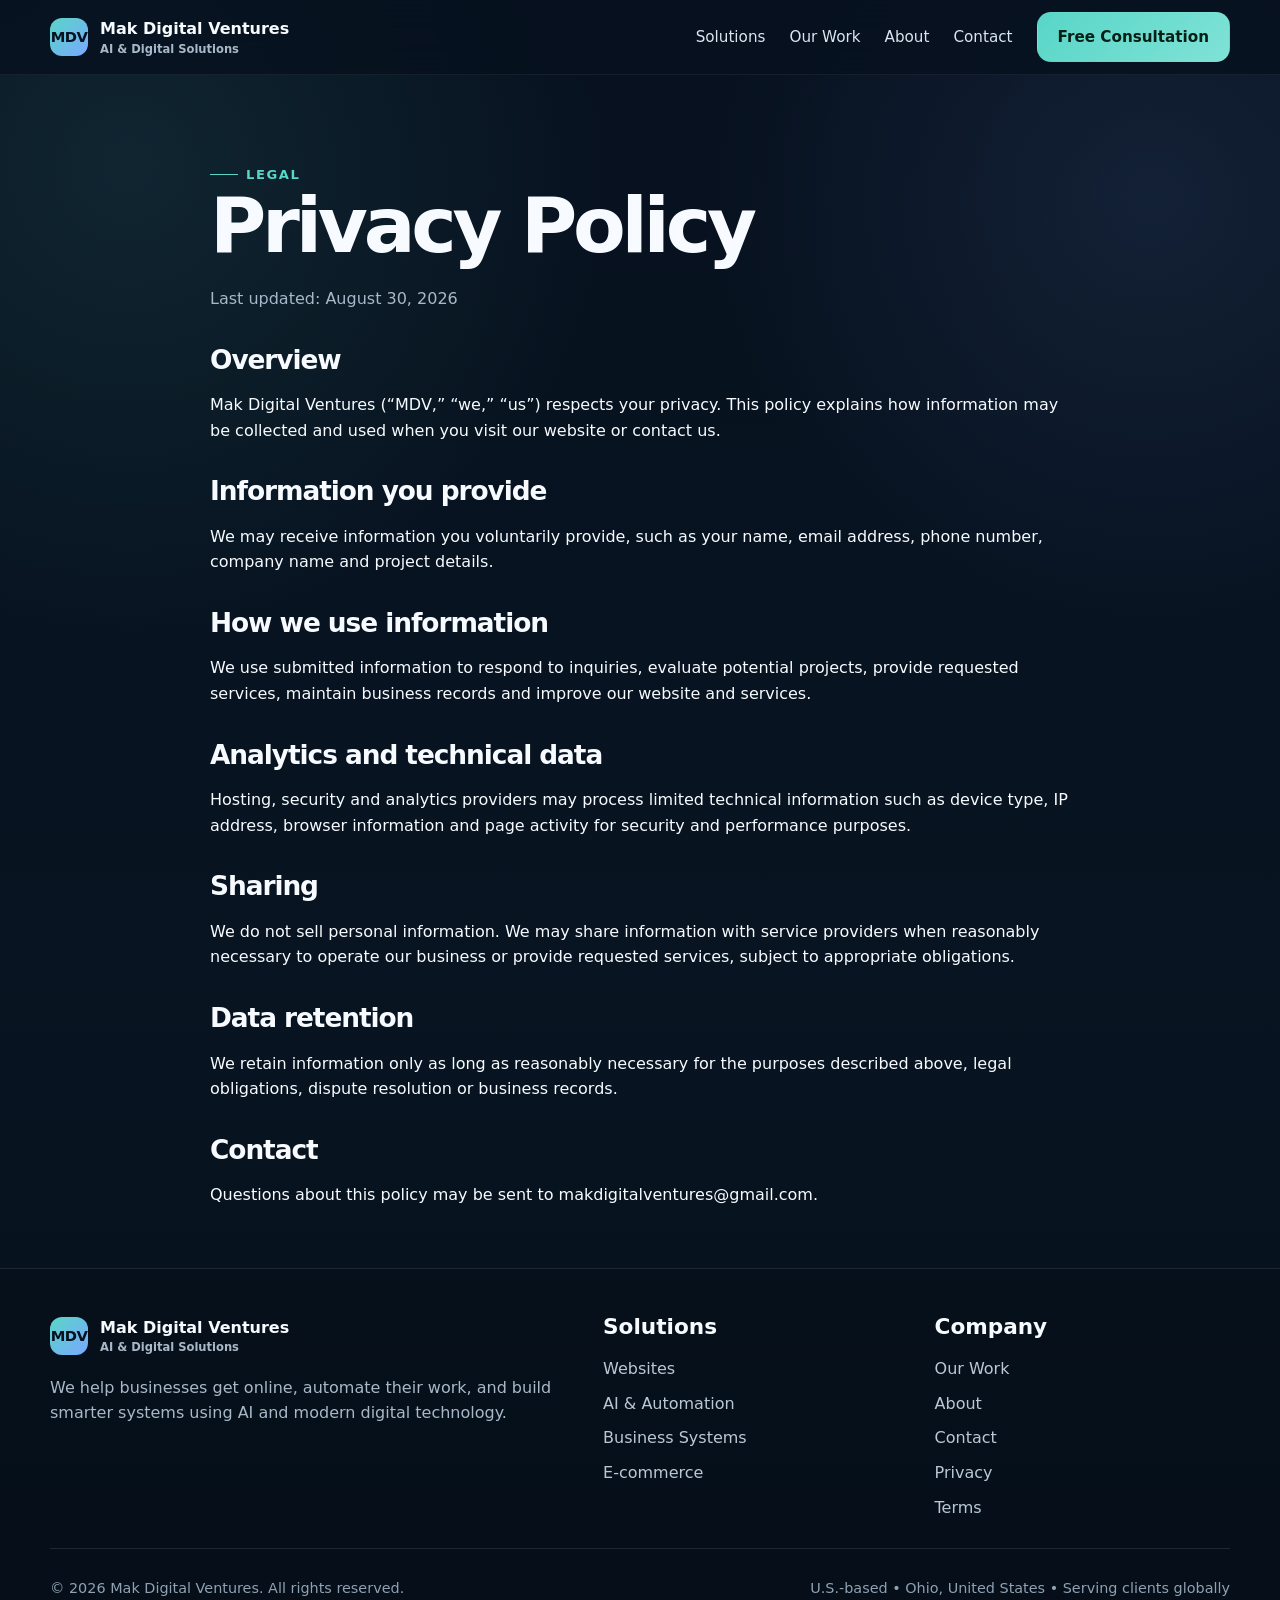
<file: privacy.html>
<!doctype html>
<html lang="en">
<head>
  <meta charset="utf-8">
  <meta name="viewport" content="width=device-width,initial-scale=1">
  <title>Privacy Policy | Mak Digital Ventures</title>
  <meta name="description" content="Mak Digital Ventures — AI & Digital Solutions">
  <meta name="theme-color" content="#07111f">
  <link rel="stylesheet" href="styles.css">
</head>
<body>

<header>
  <div class="container nav">
    <a class="brand" href="index.html">
      <span class="brand-mark">MDV</span>
      <span>Mak Digital Ventures<small>AI & Digital Solutions</small></span>
    </a>
    <button class="nav-toggle" aria-label="Open menu">☰</button>
    <nav class="nav-links">
      <a href="services.html">Solutions</a>
      <a href="portfolio.html">Our Work</a>
      <a href="about.html">About</a>
      <a href="contact.html">Contact</a>
      <a class="btn btn-primary" href="contact.html">Free Consultation</a>
    </nav>
  </div>
</header>


<main><section class="page-hero"><div class="container prose">
<div class="eyebrow">Legal</div><h1>Privacy Policy</h1>
<p class="muted">Last updated: August 30, 2026</p>
<h2>Overview</h2><p>Mak Digital Ventures (“MDV,” “we,” “us”) respects your privacy. This policy explains how information may be collected and used when you visit our website or contact us.</p>
<h2>Information you provide</h2><p>We may receive information you voluntarily provide, such as your name, email address, phone number, company name and project details.</p>
<h2>How we use information</h2><p>We use submitted information to respond to inquiries, evaluate potential projects, provide requested services, maintain business records and improve our website and services.</p>
<h2>Analytics and technical data</h2><p>Hosting, security and analytics providers may process limited technical information such as device type, IP address, browser information and page activity for security and performance purposes.</p>
<h2>Sharing</h2><p>We do not sell personal information. We may share information with service providers when reasonably necessary to operate our business or provide requested services, subject to appropriate obligations.</p>
<h2>Data retention</h2><p>We retain information only as long as reasonably necessary for the purposes described above, legal obligations, dispute resolution or business records.</p>
<h2>Contact</h2><p>Questions about this policy may be sent to makdigitalventures@gmail.com.</p>
</div></section></main>


<footer>
  <div class="container">
    <div class="footer-grid">
      <div>
        <a class="brand" href="index.html">
          <span class="brand-mark">MDV</span>
          <span>Mak Digital Ventures<small>AI & Digital Solutions</small></span>
        </a>
        <p class="muted" style="margin-top:18px;max-width:520px">
          We help businesses get online, automate their work, and build smarter systems using AI and modern digital technology.
        </p>
      </div>
      <div>
        <h3>Solutions</h3>
        <div class="footer-links">
          <a href="websites.html">Websites</a>
          <a href="ai-automation.html">AI & Automation</a>
          <a href="business-systems.html">Business Systems</a>
          <a href="ecommerce.html">E-commerce</a>
        </div>
      </div>
      <div>
        <h3>Company</h3>
        <div class="footer-links">
          <a href="portfolio.html">Our Work</a>
          <a href="about.html">About</a>
          <a href="contact.html">Contact</a>
          <a href="privacy.html">Privacy</a>
          <a href="terms.html">Terms</a>
        </div>
      </div>
    </div>
    <div class="footer-bottom">
      <span>© 2026 Mak Digital Ventures. All rights reserved.</span>
      <span>U.S.-based • Ohio, United States • Serving clients globally</span>
    </div>
  </div>
</footer>

<script src="script.js"></script>
</body>
</html>
</file>
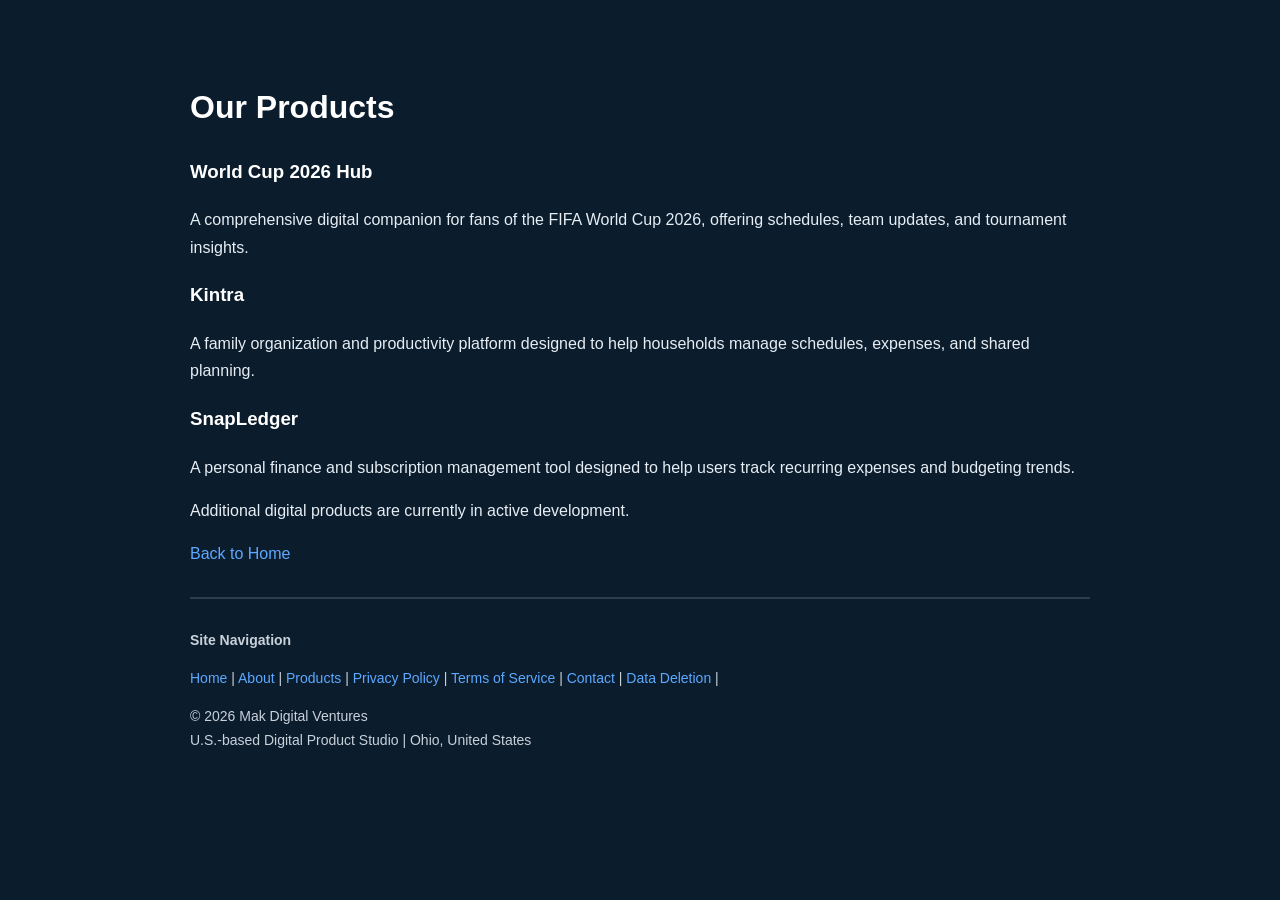
<file: products.html>
<!DOCTYPE html>
<html>
<head>
  <title>Mak Digital Ventures</title>
  <meta charset="UTF-8">
  <style>
    body {
      background-color: #0b1c2d;
      color: #e6edf3;
      font-family: Arial, sans-serif;
      line-height: 1.7;
      max-width: 900px;
      margin: 80px auto;
    }

    a {
      color: #5da9ff;
      text-decoration: none;
    }

    a:hover {
      text-decoration: underline;
    }

    hr {
      border: 1px solid #2c3e50;
      margin: 30px 0;
    }

    footer {
      margin-top: 20px;
      font-size: 14px;
      color: #c9d1d9;
    }

    h1, h2, h3 {
      color: #ffffff;
    }
  </style>
</head>
<body>

<h1>Our Products</h1>

<h3>World Cup 2026 Hub</h3>
<p>A comprehensive digital companion for fans of the FIFA World Cup 2026, offering schedules, team updates, and tournament insights.</p>

<h3>Kintra</h3>
<p>A family organization and productivity platform designed to help households manage schedules, expenses, and shared planning.</p>

<h3>SnapLedger</h3>
<p>A personal finance and subscription management tool designed to help users track recurring expenses and budgeting trends.</p>

<p>Additional digital products are currently in active development.</p>

<a href="index.html">Back to Home</a>
<hr>

<footer>
  <p><strong>Site Navigation</strong></p>
  <p>
    <a href="index.html">Home</a> |
    <a href="about.html">About</a> |
    <a href="products.html">Products</a> |
    <a href="privacy.html">Privacy Policy</a> |
    <a href="terms.html">Terms of Service</a> |
    <a href="contact.html">Contact</a> |
    <a href="data-deletion.html">Data Deletion</a> |
  </p>

  <p>
    © 2026 Mak Digital Ventures<br>
    U.S.-based Digital Product Studio | Ohio, United States
  </p>
</footer>
</body>
</html>
</file>
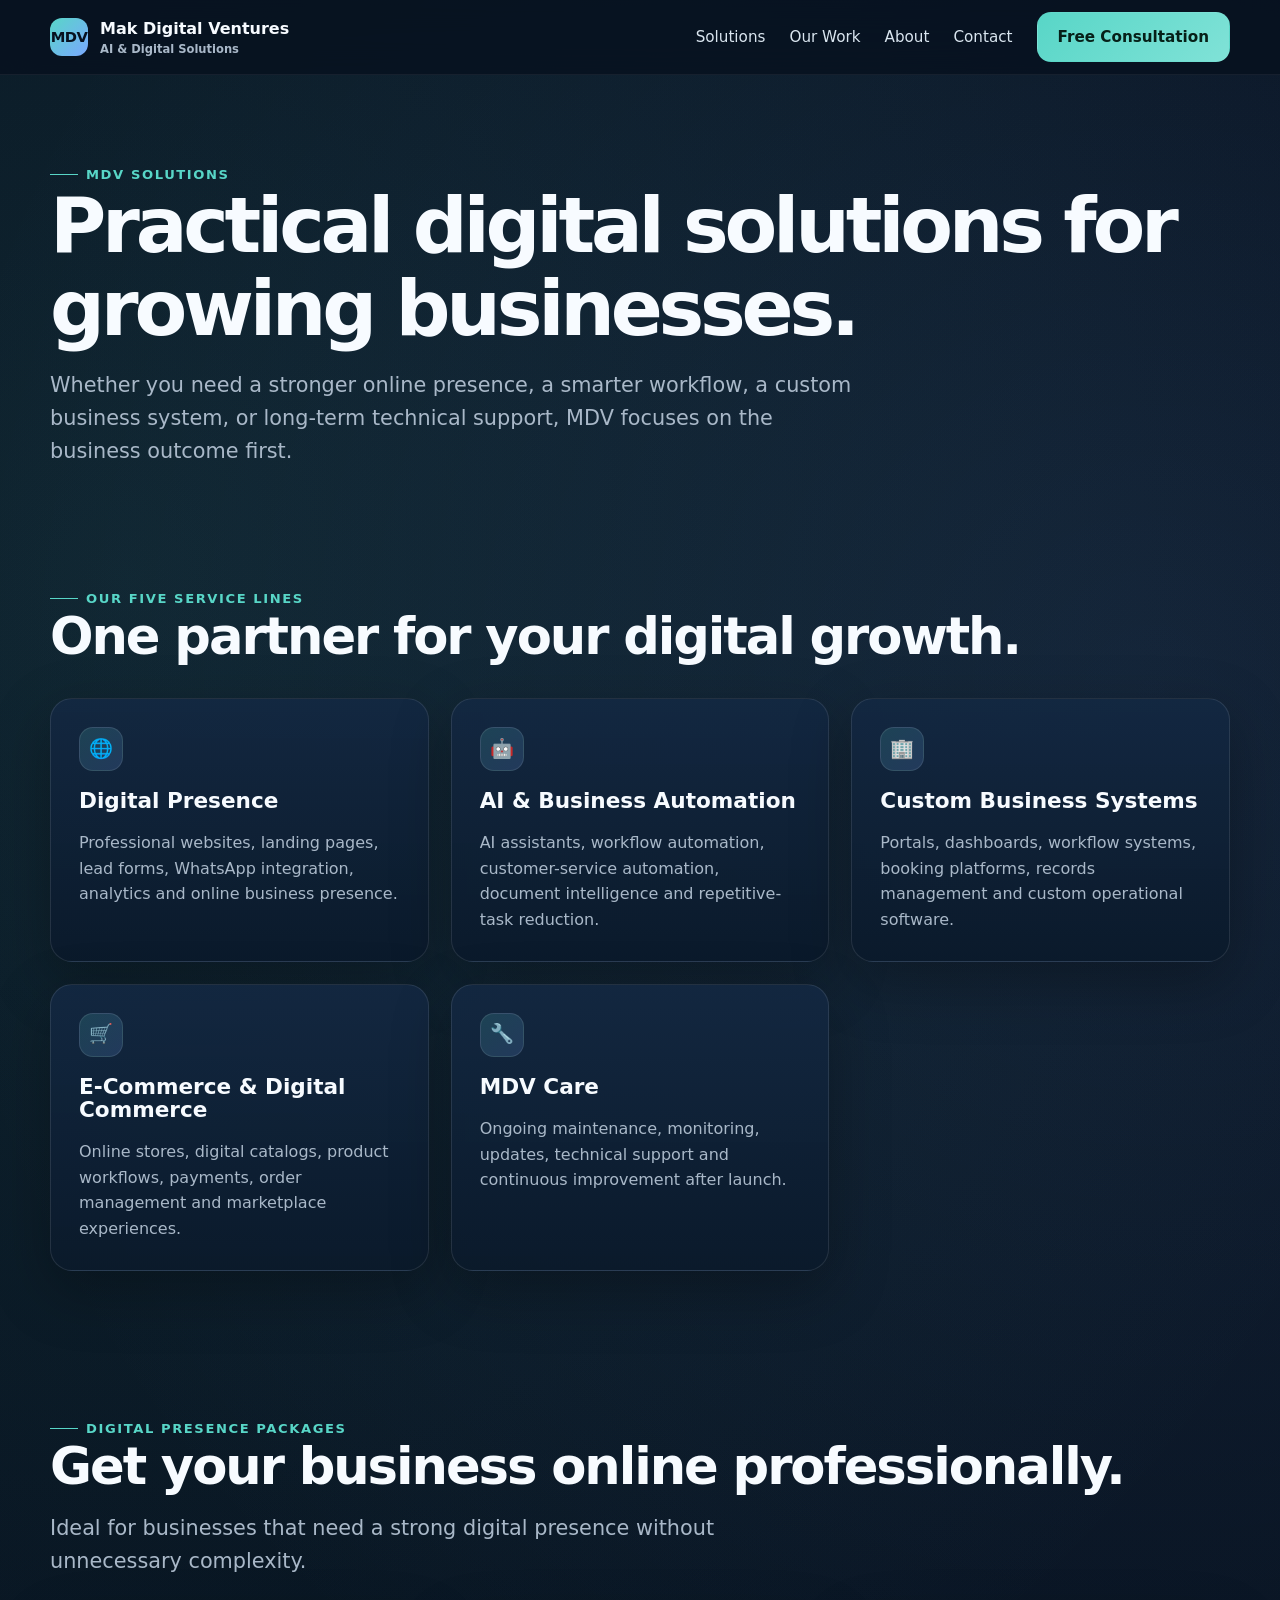
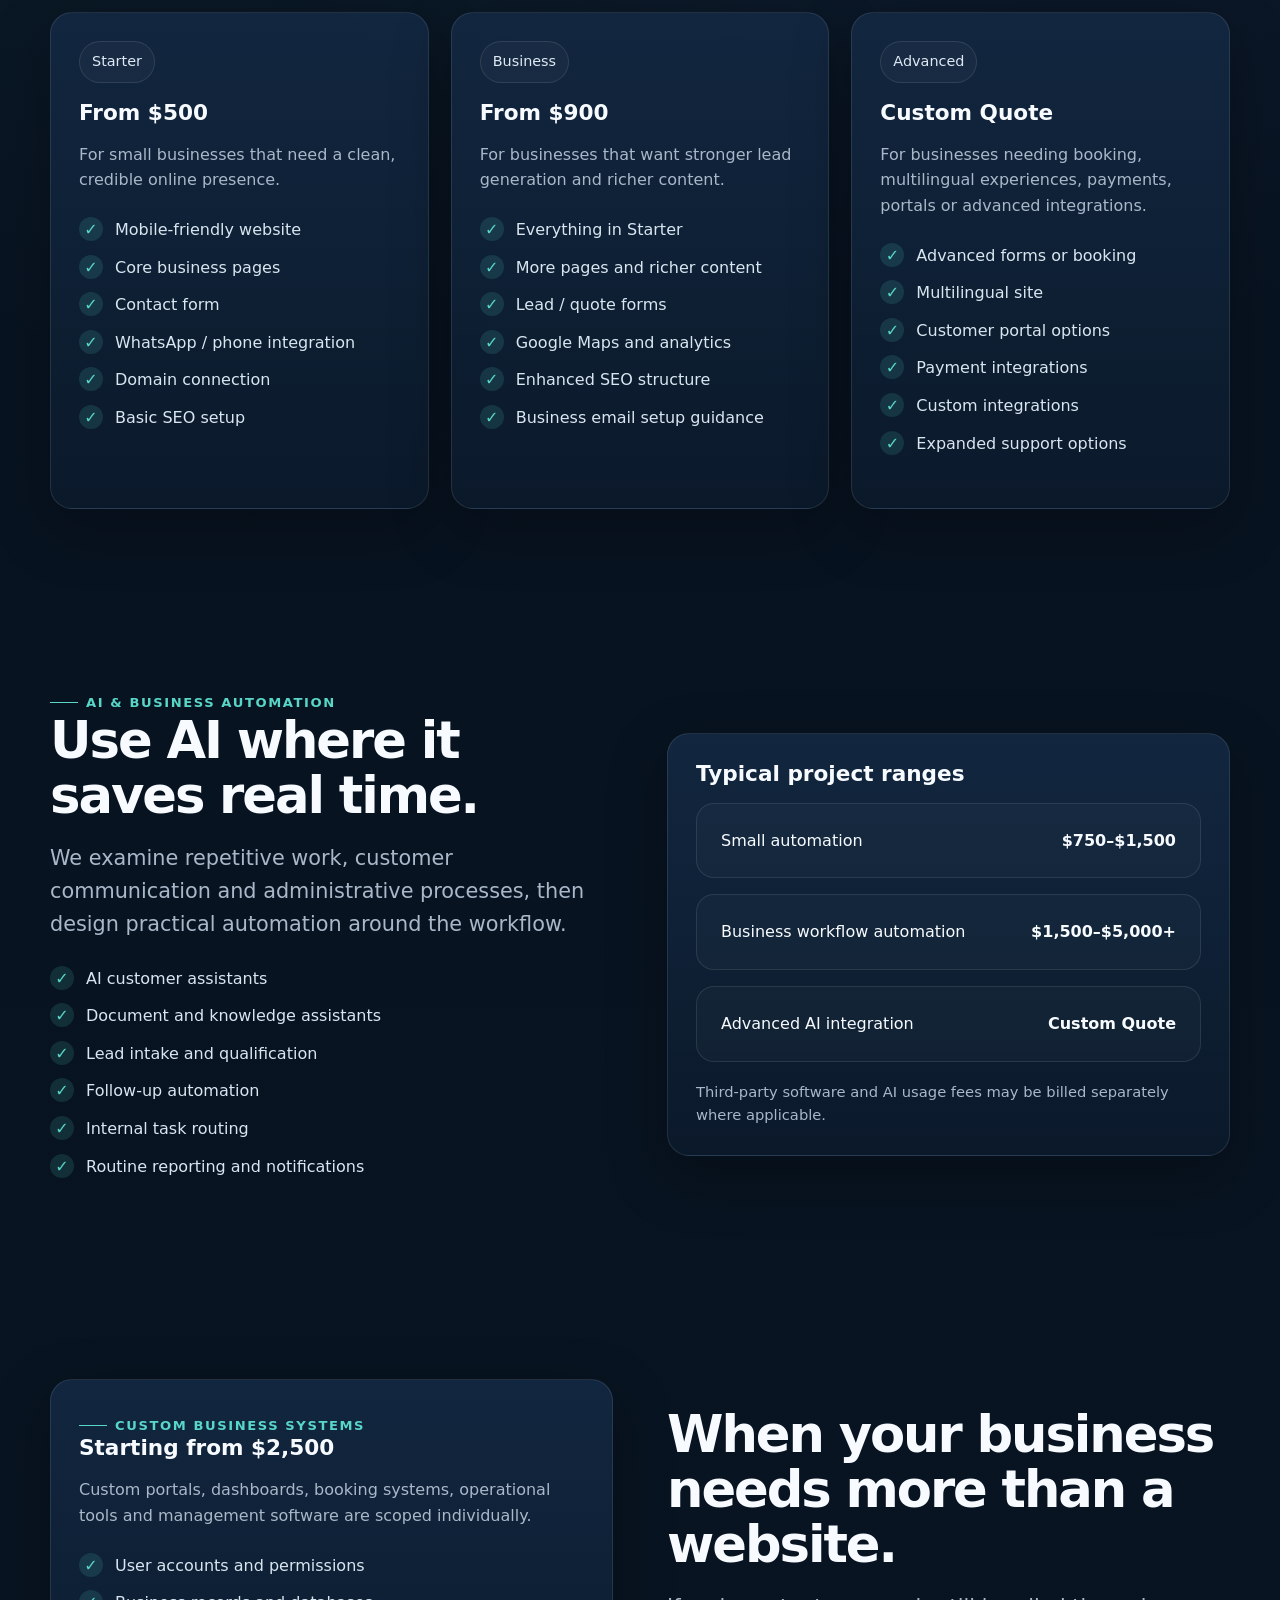
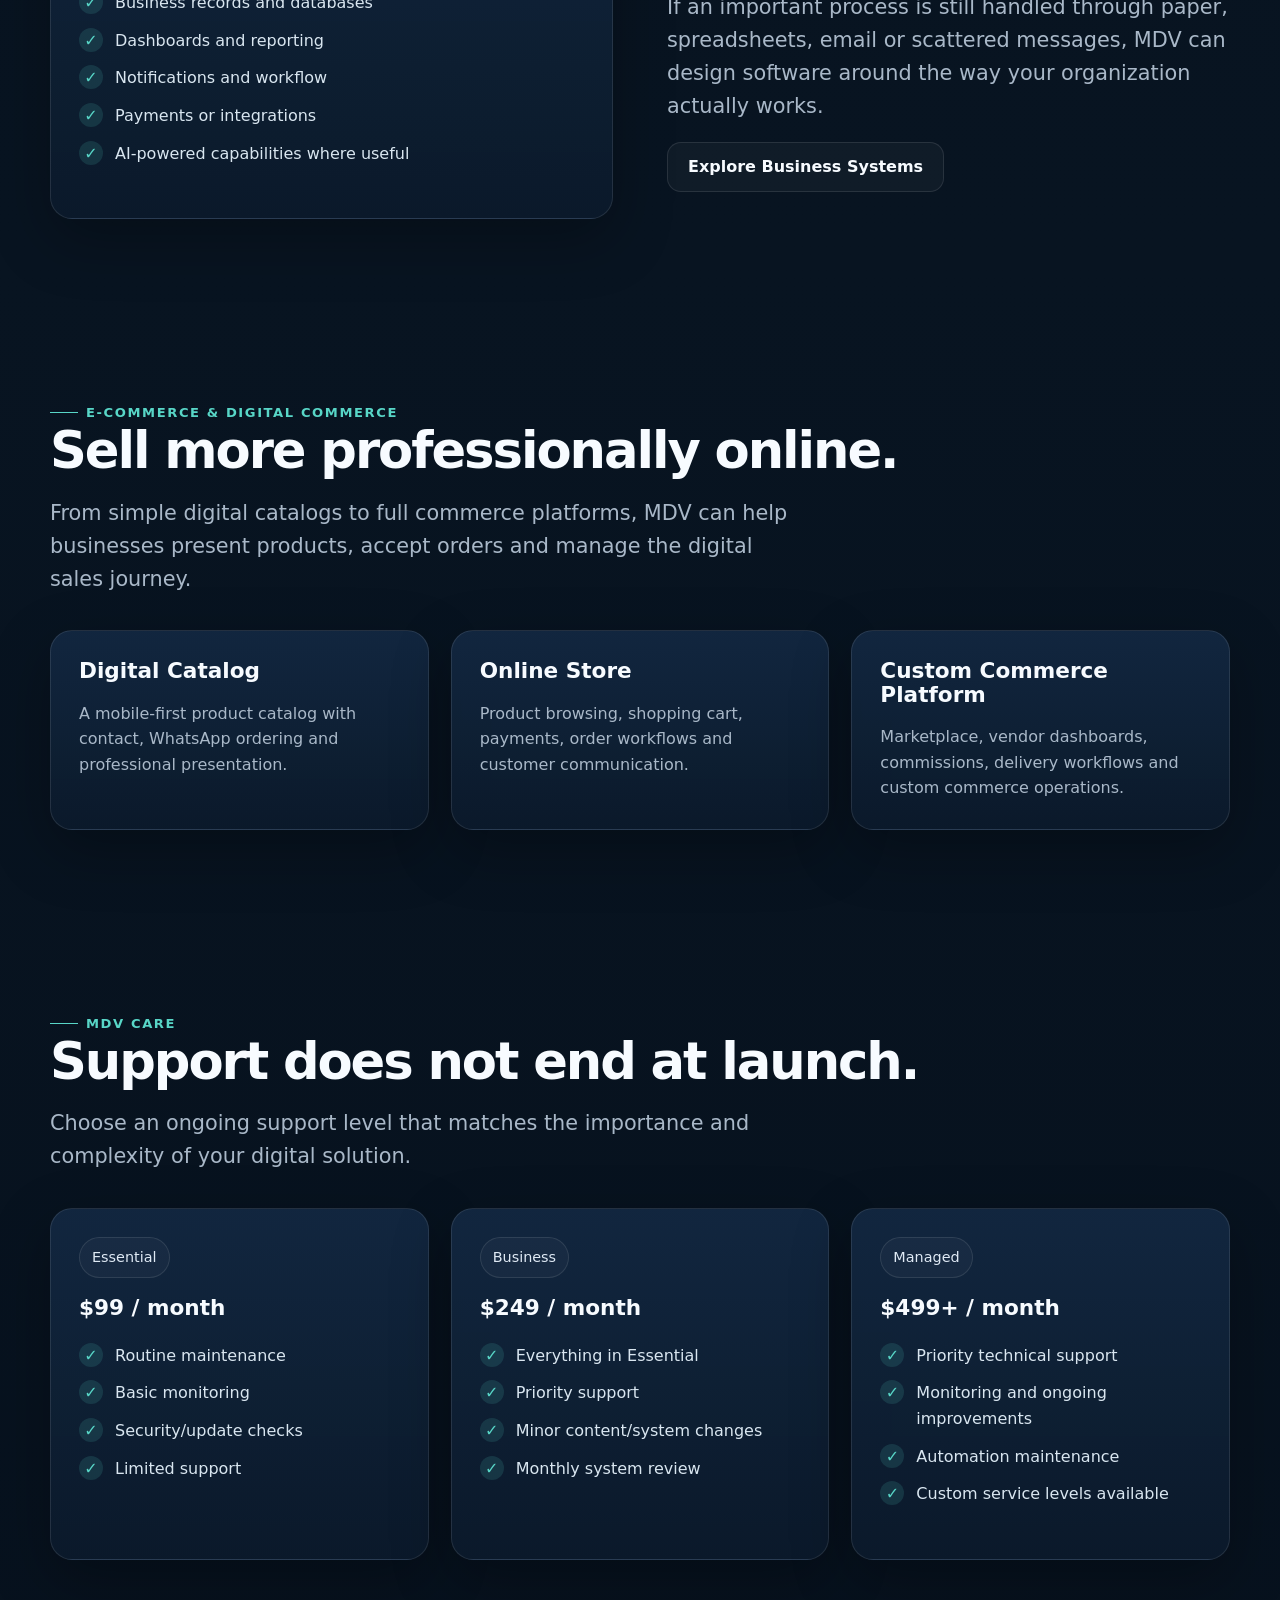
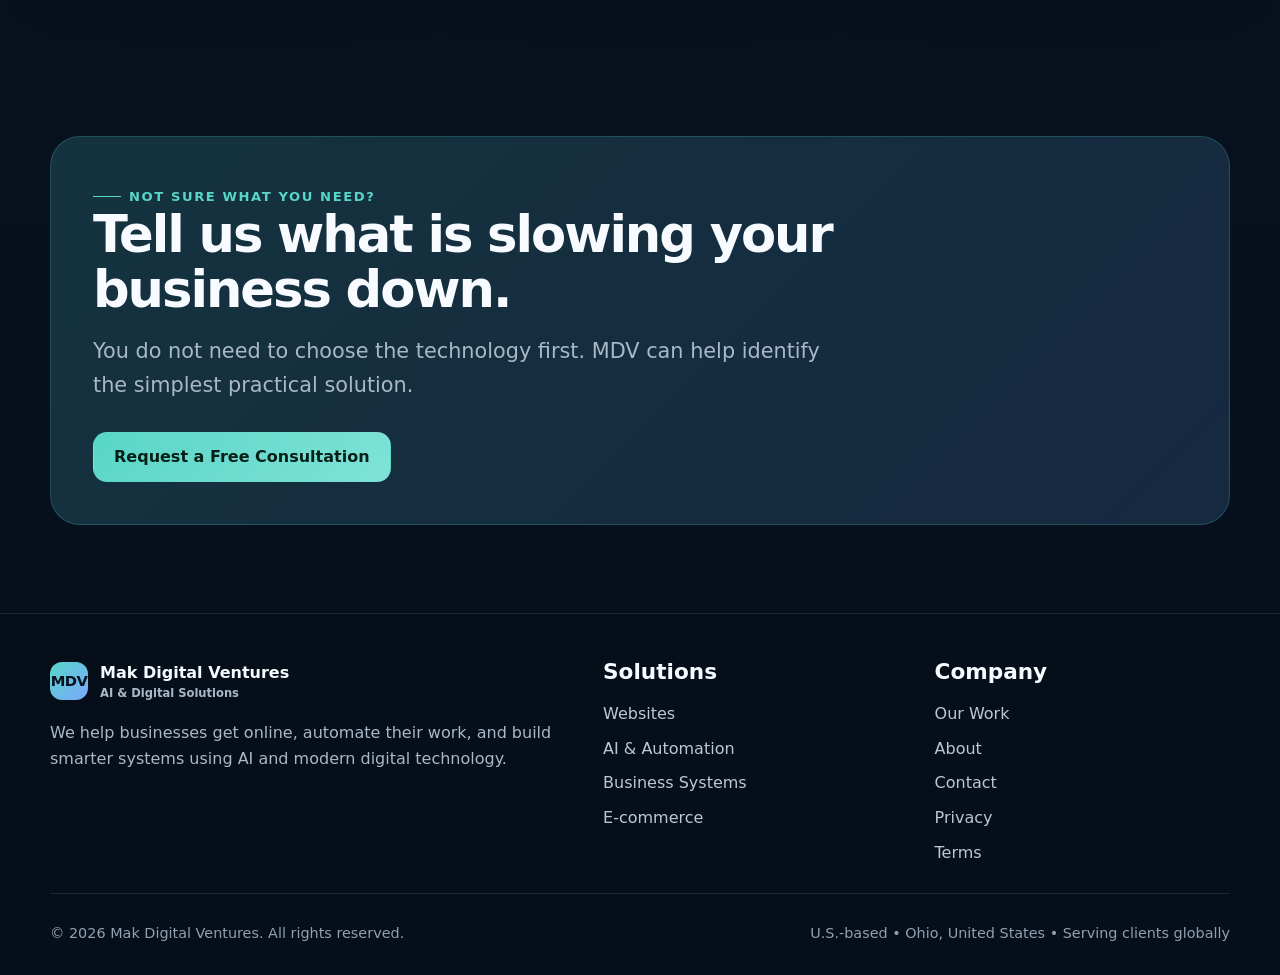
<file: services.html>
<!doctype html>
<html lang="en">
<head>
  <meta charset="utf-8">
  <meta name="viewport" content="width=device-width,initial-scale=1">
  <title>Solutions | Mak Digital Ventures</title>
  <meta name="description" content="Explore MDV digital presence, AI automation, business systems, e-commerce and managed support solutions.">
  <meta name="theme-color" content="#07111f">
  <link rel="stylesheet" href="styles.css">
</head>
<body>
<header>
  <div class="container nav">
    <a class="brand" href="index.html">
      <span class="brand-mark">MDV</span>
      <span>Mak Digital Ventures<small>AI & Digital Solutions</small></span>
    </a>
    <button class="nav-toggle" aria-label="Open menu">☰</button>
    <nav class="nav-links">
      <a href="services.html">Solutions</a>
      <a href="portfolio.html">Our Work</a>
      <a href="about.html">About</a>
      <a href="contact.html">Contact</a>
      <a class="btn btn-primary" href="contact.html">Free Consultation</a>
    </nav>
  </div>
</header>

<main>
<section class="page-hero">
  <div class="container">
    <div class="eyebrow">MDV Solutions</div>
    <h1>Practical digital solutions for growing businesses.</h1>
    <p class="lead">Whether you need a stronger online presence, a smarter workflow, a custom business system, or long-term technical support, MDV focuses on the business outcome first.</p>
  </div>
</section>

<section class="section-sm">
  <div class="container">
    <div class="eyebrow">Our five service lines</div>
    <h2>One partner for your digital growth.</h2>
    <div class="grid grid-3" style="margin-top:34px">
      <a class="card" href="websites.html"><div class="icon">🌐</div><h3>Digital Presence</h3><p class="muted">Professional websites, landing pages, lead forms, WhatsApp integration, analytics and online business presence.</p></a>
      <a class="card" href="ai-automation.html"><div class="icon">🤖</div><h3>AI & Business Automation</h3><p class="muted">AI assistants, workflow automation, customer-service automation, document intelligence and repetitive-task reduction.</p></a>
      <a class="card" href="business-systems.html"><div class="icon">🏢</div><h3>Custom Business Systems</h3><p class="muted">Portals, dashboards, workflow systems, booking platforms, records management and custom operational software.</p></a>
      <a class="card" href="ecommerce.html"><div class="icon">🛒</div><h3>E-Commerce & Digital Commerce</h3><p class="muted">Online stores, digital catalogs, product workflows, payments, order management and marketplace experiences.</p></a>
      <div class="card"><div class="icon">🔧</div><h3>MDV Care</h3><p class="muted">Ongoing maintenance, monitoring, updates, technical support and continuous improvement after launch.</p></div>
    </div>
  </div>
</section>

<section class="section">
  <div class="container">
    <div class="eyebrow">Digital Presence Packages</div>
    <h2>Get your business online professionally.</h2>
    <p class="lead">Ideal for businesses that need a strong digital presence without unnecessary complexity.</p>
    <div class="grid grid-3" style="margin-top:34px">
      <div class="card">
        <div class="pill">Starter</div>
        <h3 style="margin-top:18px">From $500</h3>
        <p class="muted">For small businesses that need a clean, credible online presence.</p>
        <div class="checks">
          <div class="check">Mobile-friendly website</div>
          <div class="check">Core business pages</div>
          <div class="check">Contact form</div>
          <div class="check">WhatsApp / phone integration</div>
          <div class="check">Domain connection</div>
          <div class="check">Basic SEO setup</div>
        </div>
      </div>
      <div class="card">
        <div class="pill">Business</div>
        <h3 style="margin-top:18px">From $900</h3>
        <p class="muted">For businesses that want stronger lead generation and richer content.</p>
        <div class="checks">
          <div class="check">Everything in Starter</div>
          <div class="check">More pages and richer content</div>
          <div class="check">Lead / quote forms</div>
          <div class="check">Google Maps and analytics</div>
          <div class="check">Enhanced SEO structure</div>
          <div class="check">Business email setup guidance</div>
        </div>
      </div>
      <div class="card">
        <div class="pill">Advanced</div>
        <h3 style="margin-top:18px">Custom Quote</h3>
        <p class="muted">For businesses needing booking, multilingual experiences, payments, portals or advanced integrations.</p>
        <div class="checks">
          <div class="check">Advanced forms or booking</div>
          <div class="check">Multilingual site</div>
          <div class="check">Customer portal options</div>
          <div class="check">Payment integrations</div>
          <div class="check">Custom integrations</div>
          <div class="check">Expanded support options</div>
        </div>
      </div>
    </div>
  </div>
</section>

<section class="section">
  <div class="container split">
    <div>
      <div class="eyebrow">AI & Business Automation</div>
      <h2>Use AI where it saves real time.</h2>
      <p class="lead">We examine repetitive work, customer communication and administrative processes, then design practical automation around the workflow.</p>
      <div class="checks">
        <div class="check">AI customer assistants</div>
        <div class="check">Document and knowledge assistants</div>
        <div class="check">Lead intake and qualification</div>
        <div class="check">Follow-up automation</div>
        <div class="check">Internal task routing</div>
        <div class="check">Routine reporting and notifications</div>
      </div>
    </div>
    <div class="card">
      <h3>Typical project ranges</h3>
      <div class="service-list">
        <div class="service-row"><span>Small automation</span><b>$750–$1,500</b></div>
        <div class="service-row"><span>Business workflow automation</span><b>$1,500–$5,000+</b></div>
        <div class="service-row"><span>Advanced AI integration</span><b>Custom Quote</b></div>
      </div>
      <p class="small muted" style="margin-top:18px">Third-party software and AI usage fees may be billed separately where applicable.</p>
    </div>
  </div>
</section>

<section class="section">
  <div class="container split">
    <div class="card">
      <div class="eyebrow">Custom Business Systems</div>
      <h3>Starting from $2,500</h3>
      <p class="muted">Custom portals, dashboards, booking systems, operational tools and management software are scoped individually.</p>
      <div class="checks">
        <div class="check">User accounts and permissions</div>
        <div class="check">Business records and databases</div>
        <div class="check">Dashboards and reporting</div>
        <div class="check">Notifications and workflow</div>
        <div class="check">Payments or integrations</div>
        <div class="check">AI-powered capabilities where useful</div>
      </div>
    </div>
    <div>
      <h2>When your business needs more than a website.</h2>
      <p class="lead">If an important process is still handled through paper, spreadsheets, email or scattered messages, MDV can design software around the way your organization actually works.</p>
      <a class="btn btn-secondary" href="business-systems.html">Explore Business Systems</a>
    </div>
  </div>
</section>

<section class="section">
  <div class="container">
    <div class="eyebrow">E-Commerce & Digital Commerce</div>
    <h2>Sell more professionally online.</h2>
    <p class="lead">From simple digital catalogs to full commerce platforms, MDV can help businesses present products, accept orders and manage the digital sales journey.</p>
    <div class="grid grid-3" style="margin-top:34px">
      <div class="card"><h3>Digital Catalog</h3><p class="muted">A mobile-first product catalog with contact, WhatsApp ordering and professional presentation.</p></div>
      <div class="card"><h3>Online Store</h3><p class="muted">Product browsing, shopping cart, payments, order workflows and customer communication.</p></div>
      <div class="card"><h3>Custom Commerce Platform</h3><p class="muted">Marketplace, vendor dashboards, commissions, delivery workflows and custom commerce operations.</p></div>
    </div>
  </div>
</section>

<section class="section">
  <div class="container">
    <div class="eyebrow">MDV Care</div>
    <h2>Support does not end at launch.</h2>
    <p class="lead">Choose an ongoing support level that matches the importance and complexity of your digital solution.</p>
    <div class="grid grid-3" style="margin-top:34px">
      <div class="card">
        <div class="pill">Essential</div>
        <h3 style="margin-top:18px">$99 / month</h3>
        <div class="checks">
          <div class="check">Routine maintenance</div>
          <div class="check">Basic monitoring</div>
          <div class="check">Security/update checks</div>
          <div class="check">Limited support</div>
        </div>
      </div>
      <div class="card">
        <div class="pill">Business</div>
        <h3 style="margin-top:18px">$249 / month</h3>
        <div class="checks">
          <div class="check">Everything in Essential</div>
          <div class="check">Priority support</div>
          <div class="check">Minor content/system changes</div>
          <div class="check">Monthly system review</div>
        </div>
      </div>
      <div class="card">
        <div class="pill">Managed</div>
        <h3 style="margin-top:18px">$499+ / month</h3>
        <div class="checks">
          <div class="check">Priority technical support</div>
          <div class="check">Monitoring and ongoing improvements</div>
          <div class="check">Automation maintenance</div>
          <div class="check">Custom service levels available</div>
        </div>
      </div>
    </div>
  </div>
</section>

<section class="section">
  <div class="container cta">
    <div class="eyebrow">Not sure what you need?</div>
    <h2>Tell us what is slowing your business down.</h2>
    <p class="lead">You do not need to choose the technology first. MDV can help identify the simplest practical solution.</p>
    <div class="btn-row"><a class="btn btn-primary" href="contact.html">Request a Free Consultation</a></div>
  </div>
</section>
</main>

<footer>
  <div class="container">
    <div class="footer-grid">
      <div>
        <a class="brand" href="index.html">
          <span class="brand-mark">MDV</span>
          <span>Mak Digital Ventures<small>AI & Digital Solutions</small></span>
        </a>
        <p class="muted" style="margin-top:18px;max-width:520px">We help businesses get online, automate their work, and build smarter systems using AI and modern digital technology.</p>
      </div>
      <div>
        <h3>Solutions</h3>
        <div class="footer-links">
          <a href="websites.html">Websites</a>
          <a href="ai-automation.html">AI & Automation</a>
          <a href="business-systems.html">Business Systems</a>
          <a href="ecommerce.html">E-commerce</a>
        </div>
      </div>
      <div>
        <h3>Company</h3>
        <div class="footer-links">
          <a href="portfolio.html">Our Work</a>
          <a href="about.html">About</a>
          <a href="contact.html">Contact</a>
          <a href="privacy.html">Privacy</a>
          <a href="terms.html">Terms</a>
        </div>
      </div>
    </div>
    <div class="footer-bottom">
      <span>© 2026 Mak Digital Ventures. All rights reserved.</span>
      <span>U.S.-based • Ohio, United States • Serving clients globally</span>
    </div>
  </div>
</footer>
<script src="script.js"></script>
</body>
</html>
</file>
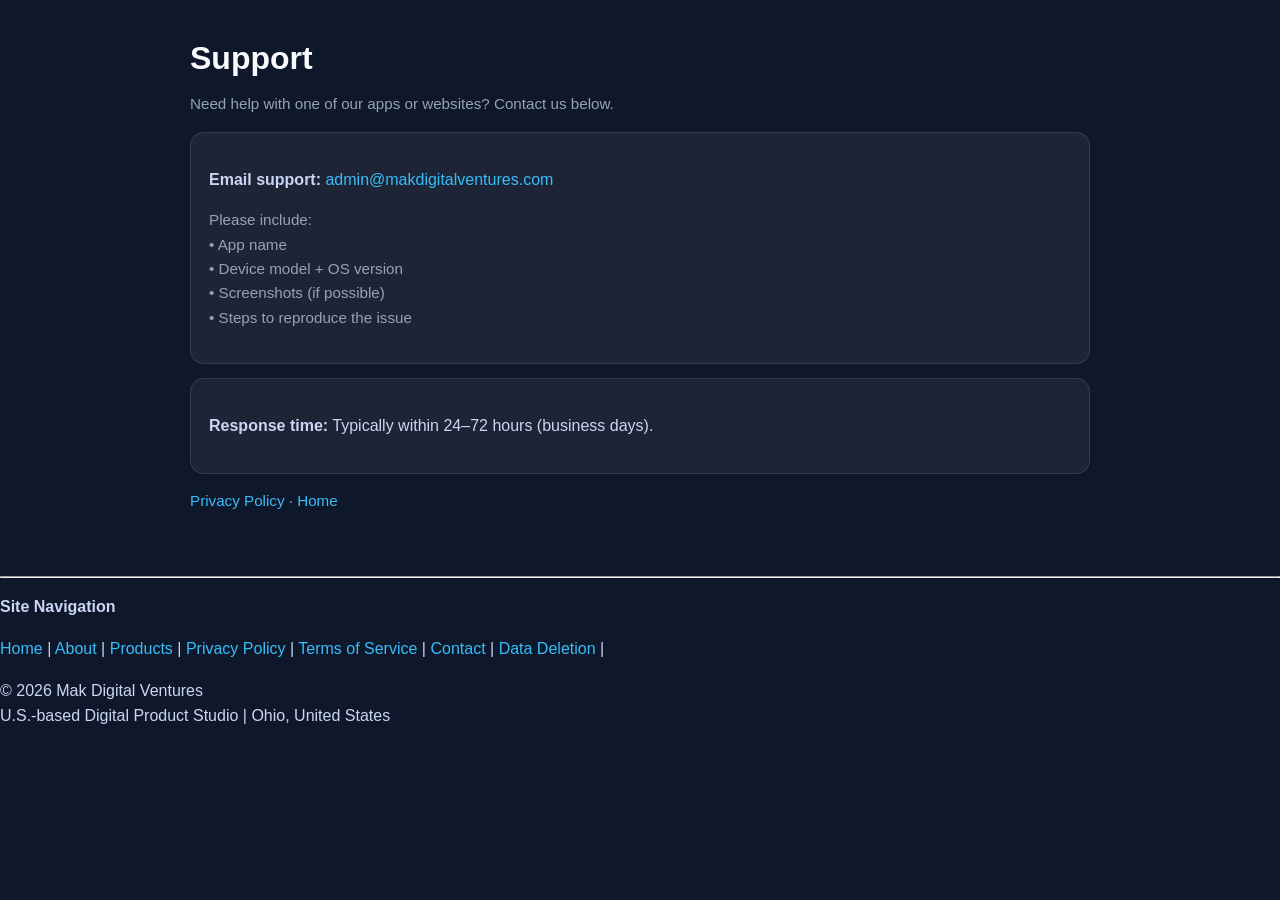
<file: support.html>
<!DOCTYPE html>
<html lang="en">
<head>
  <meta charset="UTF-8" />
  <meta name="viewport" content="width=device-width, initial-scale=1.0" />
  <title>Support | Mak Digital Ventures</title>
  <meta name="description" content="Support page for Mak Digital Ventures apps and services." />
  <style>
    body { font-family: Arial, Helvetica, sans-serif; margin: 0; padding: 0; background:#0f172a; color:#f8fafc; }
    .wrap { max-width: 900px; margin: 0 auto; padding: 40px 20px; }
    h1 { margin: 0 0 10px; }
    p, li { color:#cbd5f5; line-height: 1.6; }
    a { color:#38bdf8; text-decoration:none; }
    .card { background: rgba(255,255,255,0.06); border: 1px solid rgba(255,255,255,0.10); border-radius: 14px; padding: 18px; margin-top: 14px; }
    .muted { color:#94a3b8; font-size: 0.95rem; }
  </style>
</head>
<body>
  <div class="wrap">
    <h1>Support</h1>
    <p class="muted">Need help with one of our apps or websites? Contact us below.</p>

    <div class="card">
      <p>
        <strong>Email support:</strong>
        <a href="mailto:admin@makdigitalventures.com">admin@makdigitalventures.com</a>
      </p>
      <p class="muted">
        Please include:
        <br />• App name
        <br />• Device model + OS version
        <br />• Screenshots (if possible)
        <br />• Steps to reproduce the issue
      </p>
    </div>

    <div class="card">
      <p><strong>Response time:</strong> Typically within 24–72 hours (business days).</p>
    </div>

    <p class="muted">
      <a href="privacy.html">Privacy Policy</a> · <a href="index.html">Home</a>
    </p>
  </div>
  <hr>

<footer>
  <p><strong>Site Navigation</strong></p>
  <p>
    <a href="index.html">Home</a> |
    <a href="about.html">About</a> |
    <a href="products.html">Products</a> |
    <a href="privacy.html">Privacy Policy</a> |
    <a href="terms.html">Terms of Service</a> |
    <a href="contact.html">Contact</a> |
    <a href="data-deletion.html">Data Deletion</a> |
  </p>

  <p>
    © 2026 Mak Digital Ventures<br>
    U.S.-based Digital Product Studio | Ohio, United States
  </p>
</footer>
</body>
</html>
</file>
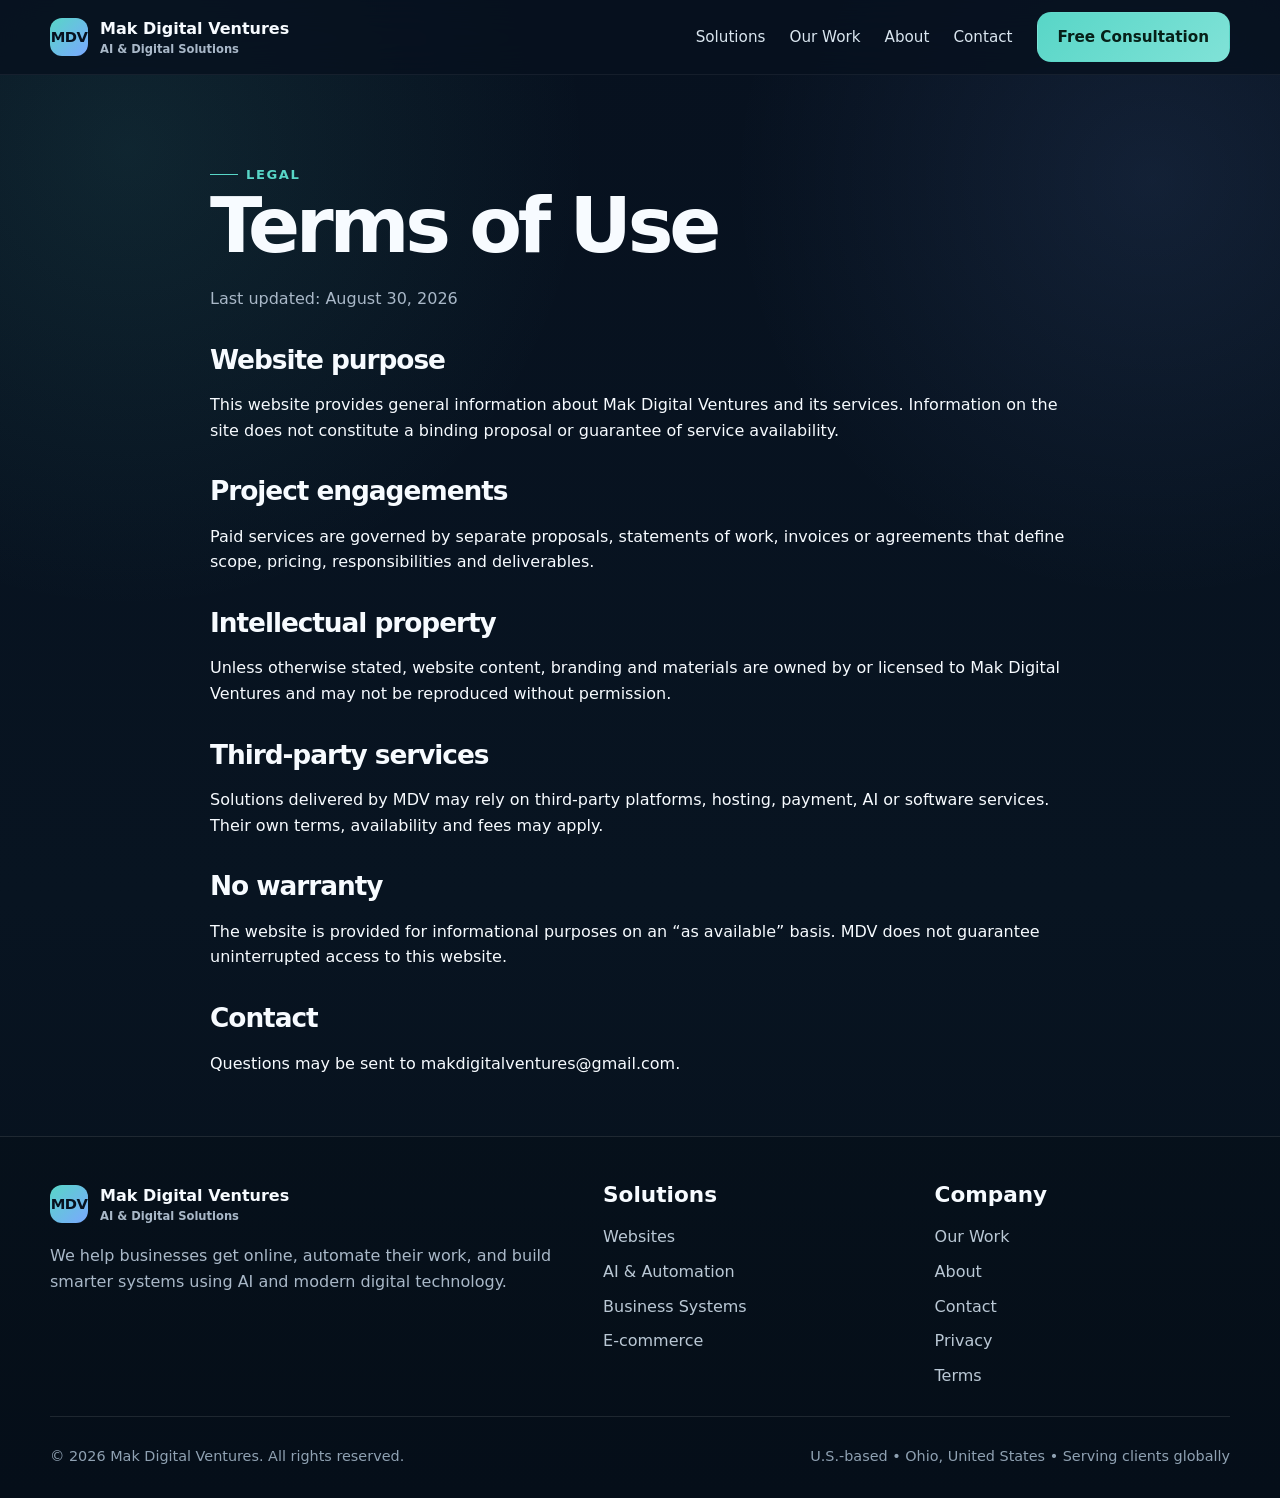
<file: terms.html>
<!doctype html>
<html lang="en">
<head>
  <meta charset="utf-8">
  <meta name="viewport" content="width=device-width,initial-scale=1">
  <title>Terms of Use | Mak Digital Ventures</title>
  <meta name="description" content="Mak Digital Ventures — AI & Digital Solutions">
  <meta name="theme-color" content="#07111f">
  <link rel="stylesheet" href="styles.css">
</head>
<body>

<header>
  <div class="container nav">
    <a class="brand" href="index.html">
      <span class="brand-mark">MDV</span>
      <span>Mak Digital Ventures<small>AI & Digital Solutions</small></span>
    </a>
    <button class="nav-toggle" aria-label="Open menu">☰</button>
    <nav class="nav-links">
      <a href="services.html">Solutions</a>
      <a href="portfolio.html">Our Work</a>
      <a href="about.html">About</a>
      <a href="contact.html">Contact</a>
      <a class="btn btn-primary" href="contact.html">Free Consultation</a>
    </nav>
  </div>
</header>


<main><section class="page-hero"><div class="container prose">
<div class="eyebrow">Legal</div><h1>Terms of Use</h1>
<p class="muted">Last updated: August 30, 2026</p>
<h2>Website purpose</h2><p>This website provides general information about Mak Digital Ventures and its services. Information on the site does not constitute a binding proposal or guarantee of service availability.</p>
<h2>Project engagements</h2><p>Paid services are governed by separate proposals, statements of work, invoices or agreements that define scope, pricing, responsibilities and deliverables.</p>
<h2>Intellectual property</h2><p>Unless otherwise stated, website content, branding and materials are owned by or licensed to Mak Digital Ventures and may not be reproduced without permission.</p>
<h2>Third-party services</h2><p>Solutions delivered by MDV may rely on third-party platforms, hosting, payment, AI or software services. Their own terms, availability and fees may apply.</p>
<h2>No warranty</h2><p>The website is provided for informational purposes on an “as available” basis. MDV does not guarantee uninterrupted access to this website.</p>
<h2>Contact</h2><p>Questions may be sent to makdigitalventures@gmail.com.</p>
</div></section></main>


<footer>
  <div class="container">
    <div class="footer-grid">
      <div>
        <a class="brand" href="index.html">
          <span class="brand-mark">MDV</span>
          <span>Mak Digital Ventures<small>AI & Digital Solutions</small></span>
        </a>
        <p class="muted" style="margin-top:18px;max-width:520px">
          We help businesses get online, automate their work, and build smarter systems using AI and modern digital technology.
        </p>
      </div>
      <div>
        <h3>Solutions</h3>
        <div class="footer-links">
          <a href="websites.html">Websites</a>
          <a href="ai-automation.html">AI & Automation</a>
          <a href="business-systems.html">Business Systems</a>
          <a href="ecommerce.html">E-commerce</a>
        </div>
      </div>
      <div>
        <h3>Company</h3>
        <div class="footer-links">
          <a href="portfolio.html">Our Work</a>
          <a href="about.html">About</a>
          <a href="contact.html">Contact</a>
          <a href="privacy.html">Privacy</a>
          <a href="terms.html">Terms</a>
        </div>
      </div>
    </div>
    <div class="footer-bottom">
      <span>© 2026 Mak Digital Ventures. All rights reserved.</span>
      <span>U.S.-based • Ohio, United States • Serving clients globally</span>
    </div>
  </div>
</footer>

<script src="script.js"></script>
</body>
</html>
</file>
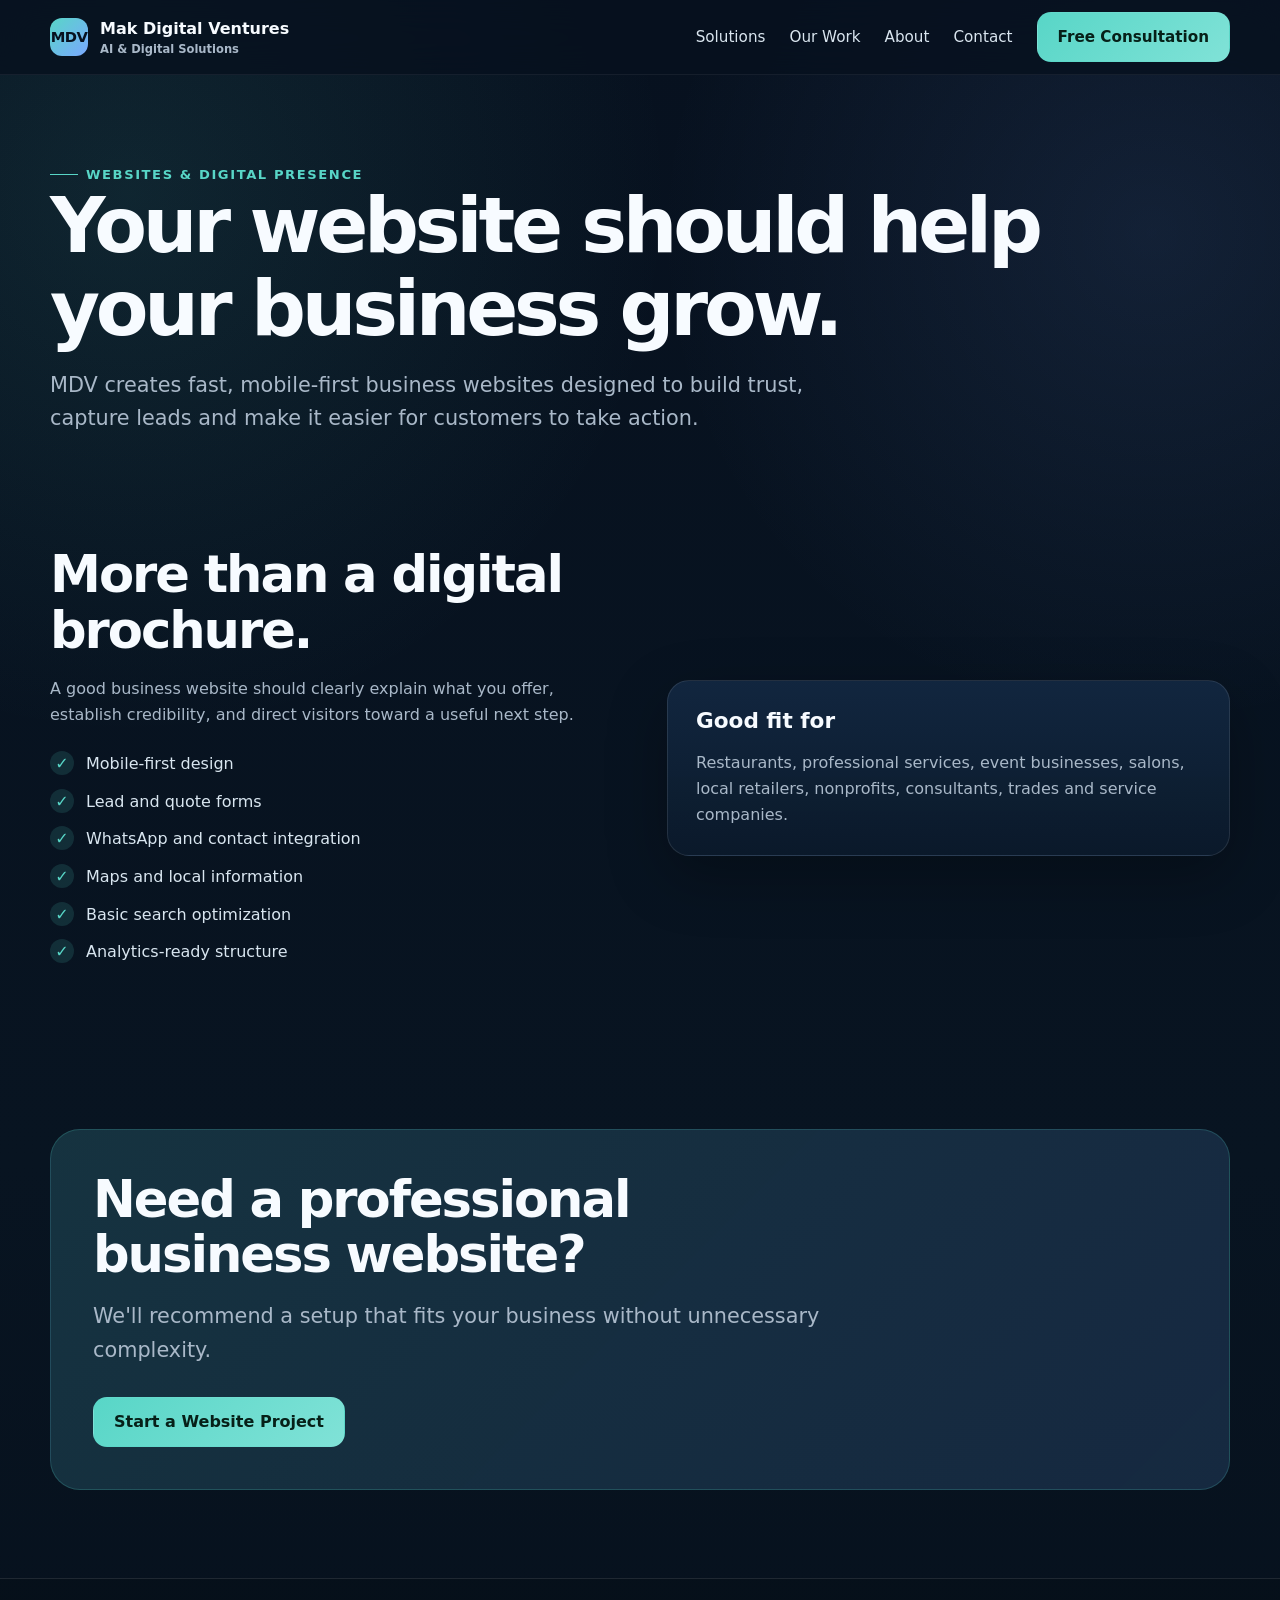
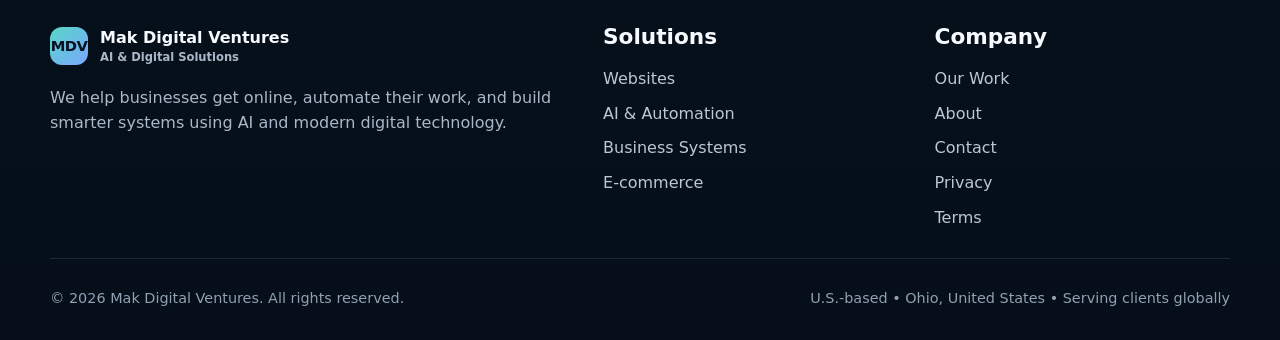
<file: websites.html>
<!doctype html>
<html lang="en">
<head>
  <meta charset="utf-8">
  <meta name="viewport" content="width=device-width,initial-scale=1">
  <title>Websites & Digital Presence | Mak Digital Ventures</title>
  <meta name="description" content="Mak Digital Ventures — AI & Digital Solutions">
  <meta name="theme-color" content="#07111f">
  <link rel="stylesheet" href="styles.css">
</head>
<body>

<header>
  <div class="container nav">
    <a class="brand" href="index.html">
      <span class="brand-mark">MDV</span>
      <span>Mak Digital Ventures<small>AI & Digital Solutions</small></span>
    </a>
    <button class="nav-toggle" aria-label="Open menu">☰</button>
    <nav class="nav-links">
      <a href="services.html">Solutions</a>
      <a href="portfolio.html">Our Work</a>
      <a href="about.html">About</a>
      <a href="contact.html">Contact</a>
      <a class="btn btn-primary" href="contact.html">Free Consultation</a>
    </nav>
  </div>
</header>


<main>
<section class="page-hero"><div class="container">
  <div class="eyebrow">Websites & Digital Presence</div>
  <h1>Your website should help your business grow.</h1>
  <p class="lead">MDV creates fast, mobile-first business websites designed to build trust, capture leads and make it easier for customers to take action.</p>
</div></section>
<section class="section-sm"><div class="container split">
  <div>
    <h2>More than a digital brochure.</h2>
    <p class="muted">A good business website should clearly explain what you offer, establish credibility, and direct visitors toward a useful next step.</p>
    <div class="checks">
      <div class="check">Mobile-first design</div><div class="check">Lead and quote forms</div>
      <div class="check">WhatsApp and contact integration</div><div class="check">Maps and local information</div>
      <div class="check">Basic search optimization</div><div class="check">Analytics-ready structure</div>
    </div>
  </div>
  <div class="card"><h3>Good fit for</h3><p class="muted">Restaurants, professional services, event businesses, salons, local retailers, nonprofits, consultants, trades and service companies.</p></div>
</div></section>
<section class="section"><div class="container cta"><h2>Need a professional business website?</h2><p class="lead">We'll recommend a setup that fits your business without unnecessary complexity.</p><div class="btn-row"><a class="btn btn-primary" href="contact.html">Start a Website Project</a></div></div></section>
</main>


<footer>
  <div class="container">
    <div class="footer-grid">
      <div>
        <a class="brand" href="index.html">
          <span class="brand-mark">MDV</span>
          <span>Mak Digital Ventures<small>AI & Digital Solutions</small></span>
        </a>
        <p class="muted" style="margin-top:18px;max-width:520px">
          We help businesses get online, automate their work, and build smarter systems using AI and modern digital technology.
        </p>
      </div>
      <div>
        <h3>Solutions</h3>
        <div class="footer-links">
          <a href="websites.html">Websites</a>
          <a href="ai-automation.html">AI & Automation</a>
          <a href="business-systems.html">Business Systems</a>
          <a href="ecommerce.html">E-commerce</a>
        </div>
      </div>
      <div>
        <h3>Company</h3>
        <div class="footer-links">
          <a href="portfolio.html">Our Work</a>
          <a href="about.html">About</a>
          <a href="contact.html">Contact</a>
          <a href="privacy.html">Privacy</a>
          <a href="terms.html">Terms</a>
        </div>
      </div>
    </div>
    <div class="footer-bottom">
      <span>© 2026 Mak Digital Ventures. All rights reserved.</span>
      <span>U.S.-based • Ohio, United States • Serving clients globally</span>
    </div>
  </div>
</footer>

<script src="script.js"></script>
</body>
</html>
</file>
<file: styles.css>
:root{
  --bg:#07111f;
  --bg-2:#0b1627;
  --surface:#0f2035;
  --surface-2:#132842;
  --text:#f7fbff;
  --muted:#a9b8c8;
  --accent:#58d6c7;
  --accent-2:#7aa8ff;
  --line:rgba(255,255,255,.10);
  --shadow:0 20px 60px rgba(0,0,0,.28);
  --radius:22px;
  --max:1180px;
}

*{box-sizing:border-box}
html{scroll-behavior:smooth}
body{
  margin:0;
  font-family:Inter, ui-sans-serif, system-ui, -apple-system, BlinkMacSystemFont, "Segoe UI", sans-serif;
  color:var(--text);
  background:
    radial-gradient(circle at 10% 10%, rgba(88,214,199,.10), transparent 26%),
    radial-gradient(circle at 90% 12%, rgba(122,168,255,.10), transparent 24%),
    linear-gradient(180deg,var(--bg),#081421 60%,#06101c);
  line-height:1.6;
}
a{color:inherit;text-decoration:none}
img{max-width:100%;display:block}
button,input,textarea,select{font:inherit}

.container{width:min(var(--max),calc(100% - 40px));margin:auto}
.section{padding:88px 0}
.section-sm{padding:52px 0}
.eyebrow{
  display:inline-flex;align-items:center;gap:8px;
  font-size:.82rem;letter-spacing:.12em;text-transform:uppercase;
  color:var(--accent);font-weight:800
}
.eyebrow::before{content:"";width:28px;height:1px;background:var(--accent)}
h1,h2,h3{line-height:1.08;margin:0 0 18px}
h1{font-size:clamp(2.7rem,6vw,5.9rem);letter-spacing:-.055em}
h2{font-size:clamp(2rem,4vw,3.6rem);letter-spacing:-.04em}
h3{font-size:1.35rem}
p{margin:0 0 18px}
.lead{font-size:clamp(1.05rem,2vw,1.3rem);color:var(--muted);max-width:760px}
.muted{color:var(--muted)}
.small{font-size:.92rem}
.grid{display:grid;gap:22px}
.grid-2{grid-template-columns:repeat(2,minmax(0,1fr))}
.grid-3{grid-template-columns:repeat(3,minmax(0,1fr))}
.grid-4{grid-template-columns:repeat(4,minmax(0,1fr))}
.card{
  background:linear-gradient(180deg,rgba(19,40,66,.92),rgba(11,26,43,.96));
  border:1px solid var(--line);
  border-radius:var(--radius);
  padding:28px;
  box-shadow:var(--shadow)
}
.card:hover{border-color:rgba(88,214,199,.35);transform:translateY(-2px);transition:.2s ease}
.card p:last-child{margin-bottom:0}
.icon{
  width:44px;height:44px;border-radius:14px;
  display:grid;place-items:center;margin-bottom:18px;
  background:linear-gradient(135deg,rgba(88,214,199,.17),rgba(122,168,255,.17));
  border:1px solid rgba(255,255,255,.10);
  font-size:1.2rem
}
.pill{
  display:inline-flex;align-items:center;gap:8px;
  border:1px solid var(--line);border-radius:999px;
  padding:8px 12px;color:#dfe9f4;background:rgba(255,255,255,.03);font-size:.9rem
}

.btn{
  display:inline-flex;align-items:center;justify-content:center;gap:10px;
  min-height:50px;padding:0 20px;border-radius:14px;
  font-weight:800;border:1px solid transparent;cursor:pointer
}
.btn-primary{
  background:linear-gradient(135deg,var(--accent),#80e2d7);
  color:#062018;
}
.btn-secondary{
  border-color:var(--line);background:rgba(255,255,255,.035);color:var(--text)
}
.btn-row{display:flex;flex-wrap:wrap;gap:12px;margin-top:30px}

header{
  position:sticky;top:0;z-index:100;
  backdrop-filter:blur(18px);
  background:rgba(7,17,31,.80);
  border-bottom:1px solid rgba(255,255,255,.06)
}
.nav{display:flex;align-items:center;justify-content:space-between;min-height:74px}
.brand{display:flex;align-items:center;gap:12px;font-weight:900}
.brand-mark{
  width:38px;height:38px;border-radius:12px;
  background:linear-gradient(135deg,var(--accent),var(--accent-2));
  color:#07111f;display:grid;place-items:center;font-size:.92rem;letter-spacing:-.04em
}
.brand small{display:block;font-weight:600;color:var(--muted);font-size:.72rem;margin-top:-2px}
.nav-links{display:flex;align-items:center;gap:24px;color:#d9e5ef;font-size:.95rem}
.nav-links a:hover{color:#fff}
.nav-toggle{display:none;background:none;border:0;color:#fff;font-size:1.6rem}

.hero{padding:96px 0 72px}
.hero-wrap{display:grid;grid-template-columns:1.15fr .85fr;gap:54px;align-items:center}
.hero h1 span{
  background:linear-gradient(90deg,#fff,var(--accent),var(--accent-2));
  -webkit-background-clip:text;background-clip:text;color:transparent
}
.hero-visual{
  min-height:470px;border:1px solid var(--line);border-radius:32px;
  padding:26px;background:
    linear-gradient(160deg,rgba(88,214,199,.10),rgba(122,168,255,.05)),
    rgba(10,24,40,.88);
  box-shadow:var(--shadow);position:relative;overflow:hidden
}
.hero-visual::before,.hero-visual::after{
  content:"";position:absolute;border-radius:999px;filter:blur(2px)
}
.hero-visual::before{width:220px;height:220px;right:-60px;top:-50px;background:rgba(122,168,255,.15)}
.hero-visual::after{width:180px;height:180px;left:-40px;bottom:-30px;background:rgba(88,214,199,.10)}
.mini-panel{
  position:relative;z-index:2;border:1px solid var(--line);
  background:rgba(6,17,31,.78);border-radius:18px;padding:20px;margin-bottom:16px
}
.mini-panel strong{display:block;font-size:1.05rem}
.flow{display:flex;align-items:center;gap:10px;flex-wrap:wrap;margin-top:12px}
.flow span{padding:9px 11px;border-radius:11px;background:rgba(255,255,255,.05);font-size:.85rem;color:#d8e5ef}
.flow i{color:var(--accent);font-style:normal}
.stat-row{display:grid;grid-template-columns:repeat(3,1fr);gap:12px;margin-top:16px}
.stat{padding:18px;border:1px solid var(--line);border-radius:16px;background:rgba(255,255,255,.025)}
.stat b{display:block;font-size:1.5rem}
.stat small{color:var(--muted)}

.logo-strip{
  border-top:1px solid var(--line);border-bottom:1px solid var(--line);
  padding:18px 0;color:#b7c5d3
}
.logo-strip .container{display:flex;justify-content:space-between;gap:20px;flex-wrap:wrap}

.split{display:grid;grid-template-columns:1fr 1fr;gap:54px;align-items:center}
.checks{display:grid;gap:12px;margin:24px 0}
.check{display:flex;gap:12px;align-items:flex-start;color:#d9e6f0}
.check::before{
  content:"✓";flex:none;width:24px;height:24px;border-radius:50%;
  display:grid;place-items:center;background:rgba(88,214,199,.14);color:var(--accent);font-weight:900
}

.process{counter-reset:step}
.process .card{position:relative}
.process .card::before{
  counter-increment:step;content:"0" counter(step);
  font-size:.8rem;color:var(--accent);font-weight:900;letter-spacing:.08em
}

.case{
  min-height:310px;display:flex;flex-direction:column;justify-content:flex-end;
  position:relative;overflow:hidden
}
.case::before{
  content:"";position:absolute;inset:0;background:
    radial-gradient(circle at 80% 20%,rgba(88,214,199,.16),transparent 24%),
    linear-gradient(180deg,transparent,rgba(7,17,31,.82))
}
.case > *{position:relative;z-index:1}
.case .tag{display:inline-block;margin-bottom:12px;color:var(--accent);font-weight:800;font-size:.85rem}

.cta{
  padding:42px;border:1px solid rgba(88,214,199,.20);
  border-radius:30px;background:
    linear-gradient(135deg,rgba(88,214,199,.13),rgba(122,168,255,.10)),
    rgba(12,28,46,.86)
}
.cta h2{max-width:780px}

footer{border-top:1px solid var(--line);padding:46px 0 30px;background:rgba(0,0,0,.12)}
.footer-grid{display:grid;grid-template-columns:1.4fr .8fr .8fr;gap:36px}
.footer-links{display:grid;gap:9px;color:#bac8d5}
.footer-bottom{display:flex;justify-content:space-between;gap:20px;flex-wrap:wrap;padding-top:28px;margin-top:28px;border-top:1px solid var(--line);color:#8fa1b2;font-size:.9rem}

.page-hero{padding:82px 0 42px}
.page-hero .lead{max-width:820px}

.service-list{display:grid;gap:16px}
.service-row{
  display:grid;grid-template-columns:1fr auto;gap:20px;align-items:center;
  padding:24px;border:1px solid var(--line);border-radius:18px;background:rgba(255,255,255,.025)
}
.service-row p{margin-bottom:0}

.form{
  display:grid;grid-template-columns:1fr 1fr;gap:16px
}
.form .full{grid-column:1/-1}
label{display:grid;gap:7px;color:#dfe9f2;font-weight:700;font-size:.92rem}
input,textarea,select{
  width:100%;padding:14px 15px;border-radius:13px;
  border:1px solid var(--line);background:#0a1828;color:#fff;outline:none
}
input:focus,textarea:focus,select:focus{border-color:rgba(88,214,199,.6);box-shadow:0 0 0 3px rgba(88,214,199,.08)}
textarea{min-height:150px;resize:vertical}
.notice{padding:14px 16px;border-radius:12px;background:rgba(88,214,199,.08);border:1px solid rgba(88,214,199,.18);color:#cceee9}

.prose{max-width:860px}
.prose h2{font-size:1.65rem;margin-top:34px}
.prose h3{margin-top:28px}
.prose ul{color:#c1cfdb}
.prose li{margin-bottom:8px}

@media (max-width:900px){
  .nav-links{
    position:absolute;top:74px;left:0;right:0;display:none;
    flex-direction:column;align-items:flex-start;padding:20px;
    background:#081522;border-bottom:1px solid var(--line)
  }
  .nav-links.open{display:flex}
  .nav-toggle{display:block}
  .hero-wrap,.split{grid-template-columns:1fr}
  .hero-visual{min-height:auto}
  .grid-3,.grid-4{grid-template-columns:1fr 1fr}
  .footer-grid{grid-template-columns:1fr 1fr}
}
@media (max-width:640px){
  .container{width:min(var(--max),calc(100% - 28px))}
  .section{padding:64px 0}
  .hero{padding:68px 0 50px}
  .grid-2,.grid-3,.grid-4,.footer-grid,.form{grid-template-columns:1fr}
  .form .full{grid-column:auto}
  .stat-row{grid-template-columns:1fr}
  .service-row{grid-template-columns:1fr}
  .cta{padding:30px 22px}
}
</file>
